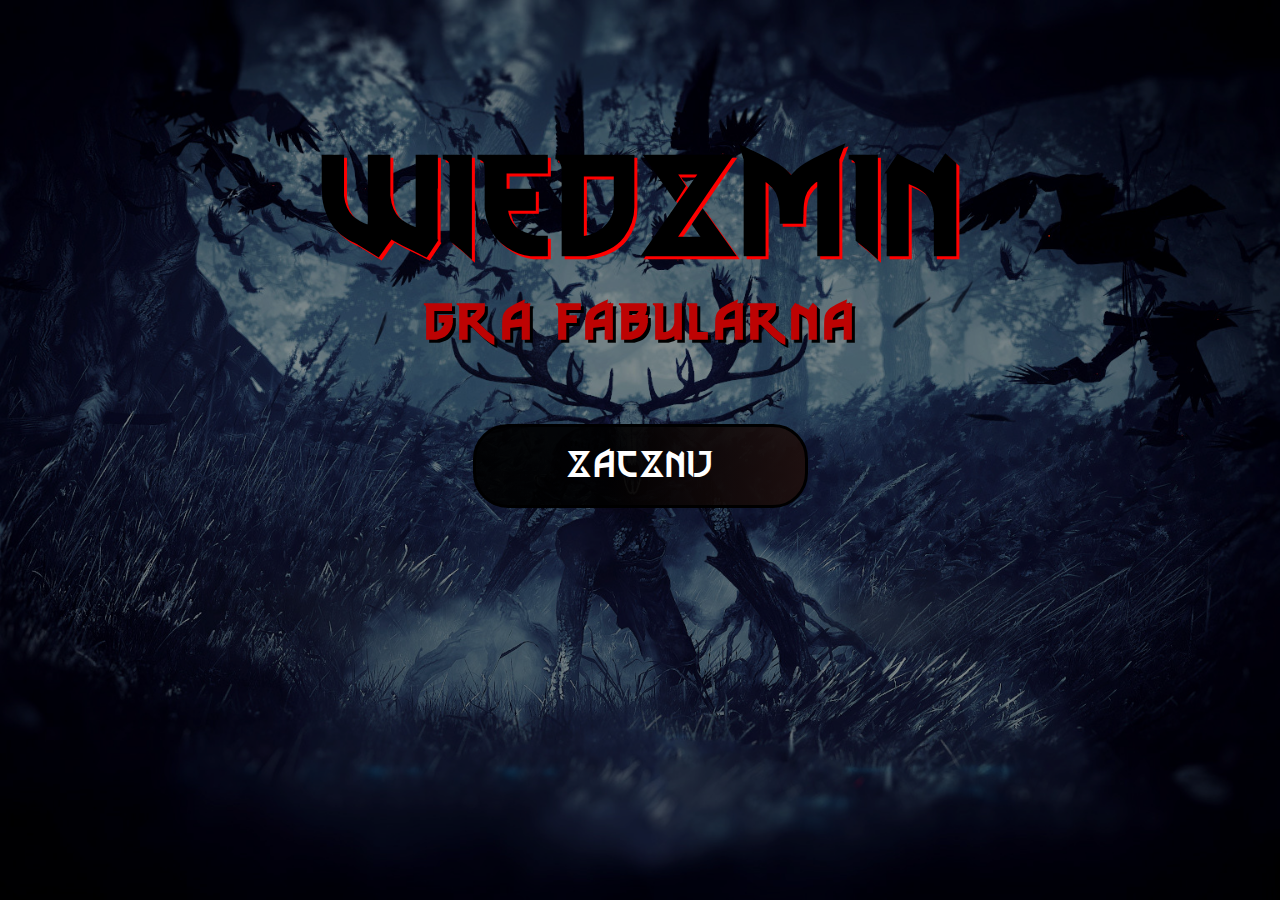
<file: Wiedźmin Gra Fabularna/index.html>
<!DOCTYPE html>
<html lang="en">
<head>
    <meta charset="UTF-8">
    <meta http-equiv="X-UA-Compatible" content="IE=edge">
    <meta name="viewport" content="width=device-width, initial-scale=1.0">
    <link rel="stylesheet" href="./startscreen.css">
    <link rel="shortcut icon" href="./assets/images/general/character.png" type="image/x-icon">
    <link rel="preconnect" href="https://fonts.googleapis.com">
    <link rel="preconnect" href="https://fonts.gstatic.com" crossorigin>
    <link href="https://fonts.googleapis.com/css2?family=Almendra:ital,wght@0,400;0,700;1,400;1,700&display=swap" rel="stylesheet">
    <title>Wiedźmin - Gra Fabularna</title>
</head>
<body>

    <h1>Wiedzmin</h1>
    <h2>Gra Fabularna</h2>
    <a href="./main-menu.html"><button>Zacznij</button></a>

</body>
</html>
</file>
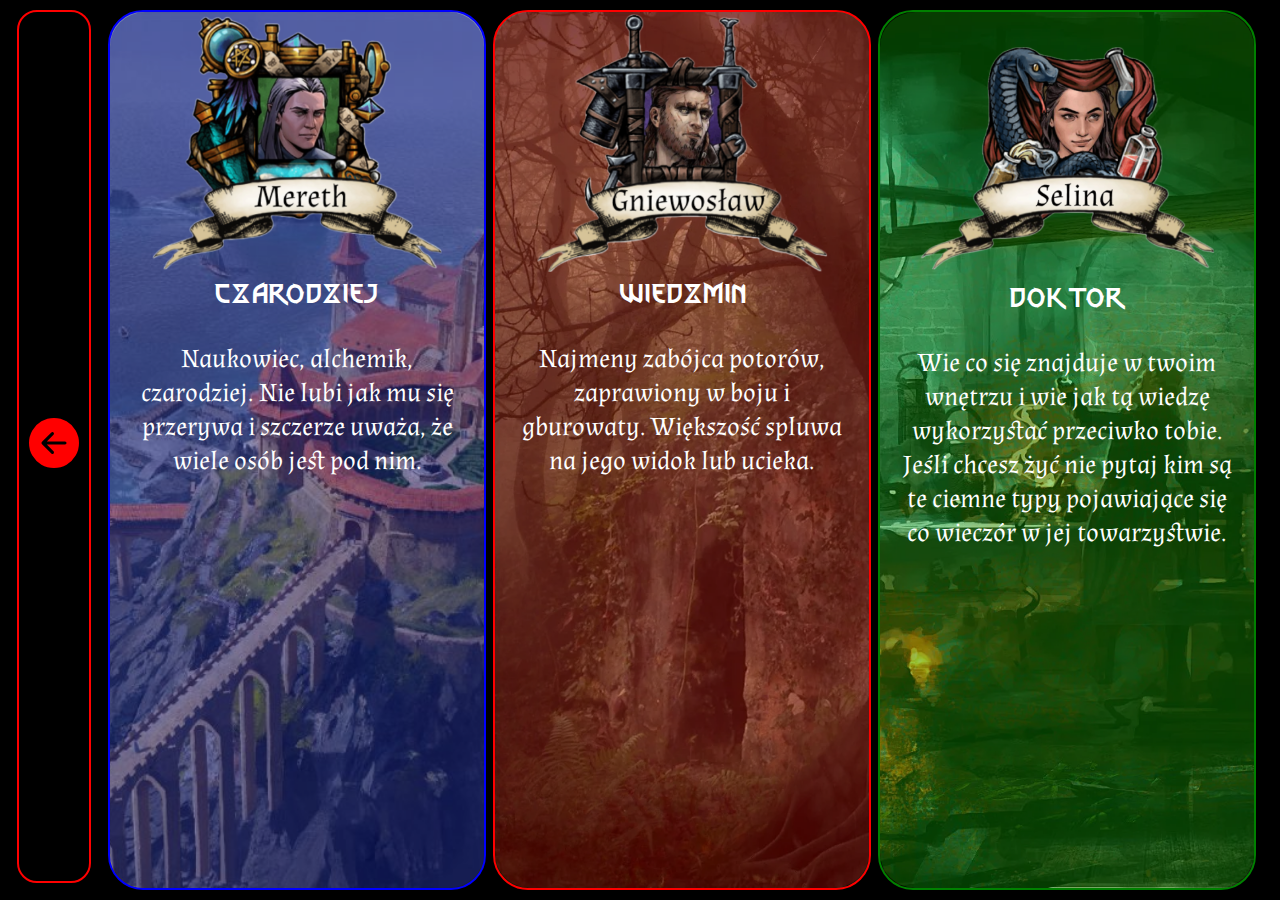
<file: Wiedźmin Gra Fabularna/hero-picker.html>
<!DOCTYPE html>
<html lang="en">
<head>
    <meta charset="UTF-8">
    <meta http-equiv="X-UA-Compatible" content="IE=edge">
    <meta name="viewport" content="width=device-width, initial-scale=1.0">
    <link rel="stylesheet" href="./hero-picker.css">
    <link rel="shortcut icon" href="./assets/images/general/character.png" type="image/x-icon">
    <link rel="preconnect" href="https://fonts.googleapis.com">
    <link rel="stylesheet" href="https://cdn.jsdelivr.net/npm/bootstrap-icons@1.9.1/font/bootstrap-icons.css">
    <link rel="preconnect" href="https://fonts.gstatic.com" crossorigin>
    <link href="https://fonts.googleapis.com/css2?family=Almendra:ital,wght@0,400;0,700;1,400;1,700&display=swap" rel="stylesheet">
    <title>Wiedźmin - Gra Fabularna</title>
</head>
<body>

    <a href="./main-menu.html"><button>
        <i class="bi bi-arrow-left-circle-fill"></i>
    </button></a>

    <div class="card" id="card1">
        <a href="./mereth/mereth-main-src.html">
            <img class="avatar" src="./assets/images/mereth/mereth-avatar.png" alt="Mereth's avatar" srcset="">
            <h2>Czarodziej</h2>
            <p>Naukowiec, alchemik, czarodziej. Nie lubi jak mu się przerywa i szczerze uważa, że wiele osób jest pod nim.</p>
        </a>
    </div>
    
    <div class="card" id="card2">
        <a href="./gniewoslaw/gniewoslaw-main-scr.html">
            <img class="avatar" src="./assets/images/gniewoslaw/gniewoslaw-avatar.png" alt="Gniewoslav's avatar" srcset="">
            <h2>Wiedzmin</h2>
            <p>Najmeny zabójca potorów, zaprawiony w boju i gburowaty. Większość spluwa na jego widok lub ucieka.</p>
        </a>
    </div>

    <div class="card" id="card3">
        <a href="melissa/melissa-main-scr.html">
            <img class="avatar" src="./assets/images/melissa/melissa-avatar.png" alt="Melissa's avatar" srcset="">
            <h2>Doktor</h2>
            <p>Wie co się znajduje w twoim wnętrzu i wie jak tą wiedzę wykorzystać przeciwko tobie. Jeśli chcesz żyć nie pytaj kim są te ciemne typy pojawiające się co wieczór w jej towarzystwie.</p>
        <a>
    </div>
</body>
</html>
</file>
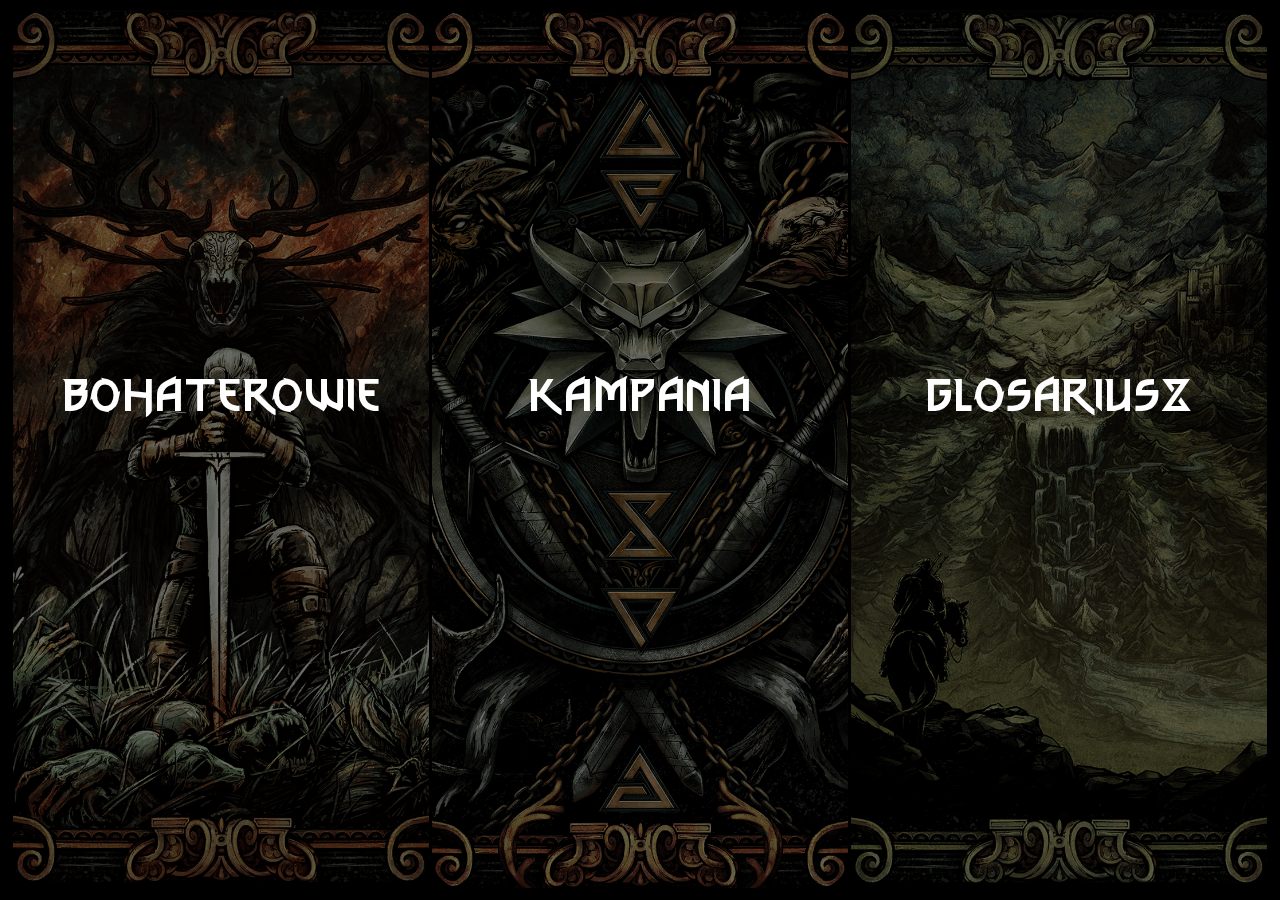
<file: Wiedźmin Gra Fabularna/main-menu.html>
<!DOCTYPE html>
<html lang="en">
<head>
    <meta charset="UTF-8">
    <meta http-equiv="X-UA-Compatible" content="IE=edge">
    <meta name="viewport" content="width=device-width, initial-scale=1.0">
    <link rel="stylesheet" href="./main-menu.css">
    <link rel="shortcut icon" href="./assets/images/general/character.png" type="image/x-icon">
    <link rel="preconnect" href="https://fonts.googleapis.com">
    <link rel="preconnect" href="https://fonts.gstatic.com" crossorigin>
    <link href="https://fonts.googleapis.com/css2?family=Almendra:ital,wght@0,400;0,700;1,400;1,700&display=swap" rel="stylesheet">
    <title>Wiedźmin - Gra Fabularna</title>
</head>
<body>

    <div class="card" id="card1">
        <a href="./hero-picker.html"><p>Bohaterowie</p></a>
    </div>
    
    <div class="card" id="card2">
        <p>Kampania</p>
    </div>

    <div class="card" id="card3">
        <p>Glosariusz</p>
    </div>

</body>
</html>
</file>
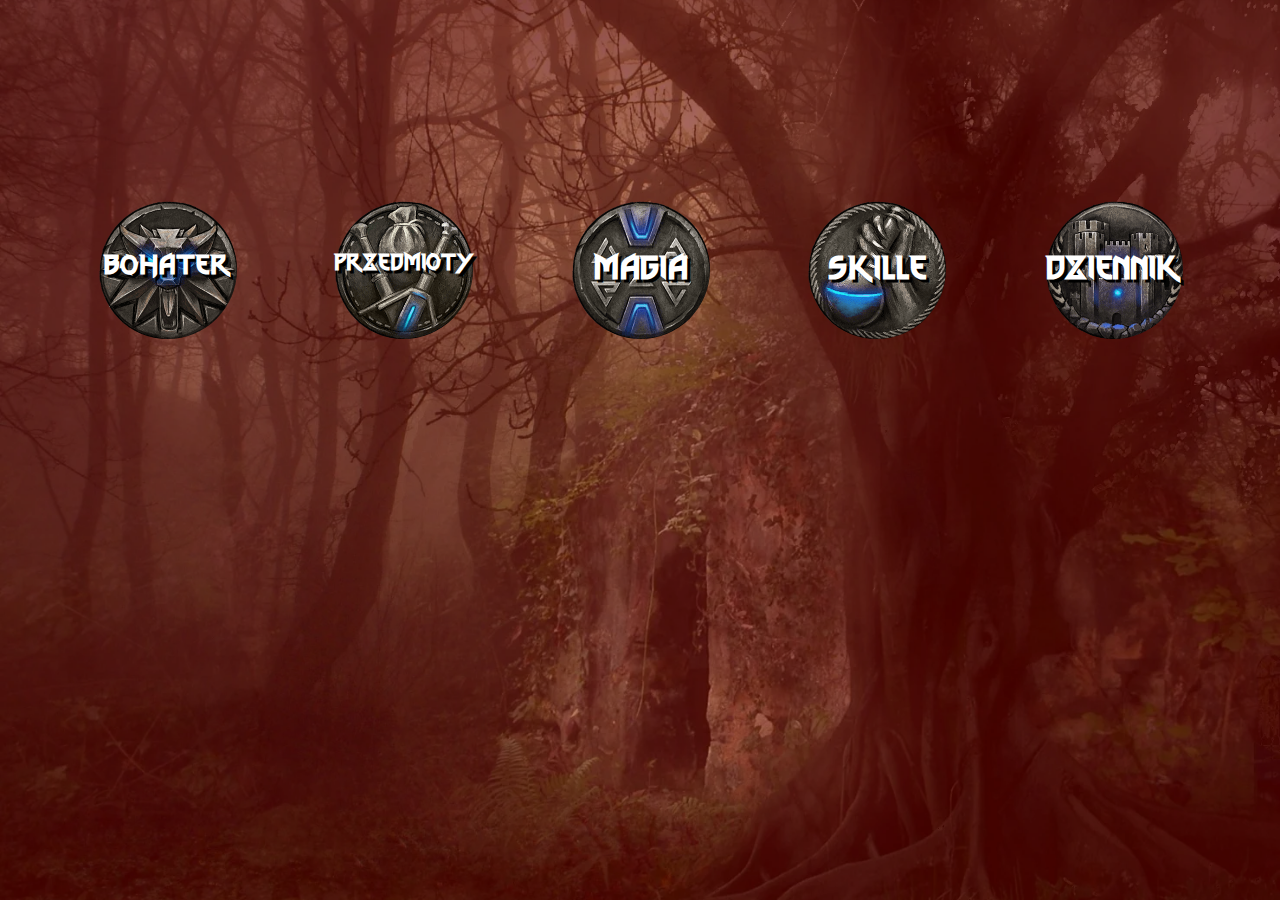
<file: Wiedźmin Gra Fabularna/gniewoslaw/gniewoslaw-main-scr.html>
<!DOCTYPE html>
<html lang="en">
<head>
    <meta charset="UTF-8">
    <meta http-equiv="X-UA-Compatible" content="IE=edge">
    <meta name="viewport" content="width=device-width, initial-scale=1.0">
    <link rel="stylesheet" href="./gniewoslaq-main-scr.css">
    <link rel="shortcut icon" href="../assets/images/general/character.png" type="image/x-icon">
    <link rel="preconnect" href="https://fonts.googleapis.com">
    <link rel="preconnect" href="https://fonts.gstatic.com" crossorigin>
    <link href="https://fonts.googleapis.com/css2?family=Almendra:ital,wght@0,400;0,700;1,400;1,700&display=swap" rel="stylesheet">
    <title>Wiedźmin - Gra Fabularna</title>
</head>
<body>

    <div class="options">
        <a href="./gniewoslaw-sheet.html"><div class="character"><h2>Bohater</h2></div></a>
        <div class="items"><h2>Przedmioty</h2></div>
        <div class="magic"><h2>Magia</h2></div>
        <div class="skills"><h2>Skille</h2></div>
        <div class="journal"><h2>Dziennik</h2></div>
    </div>

</body>
</html>
</file>
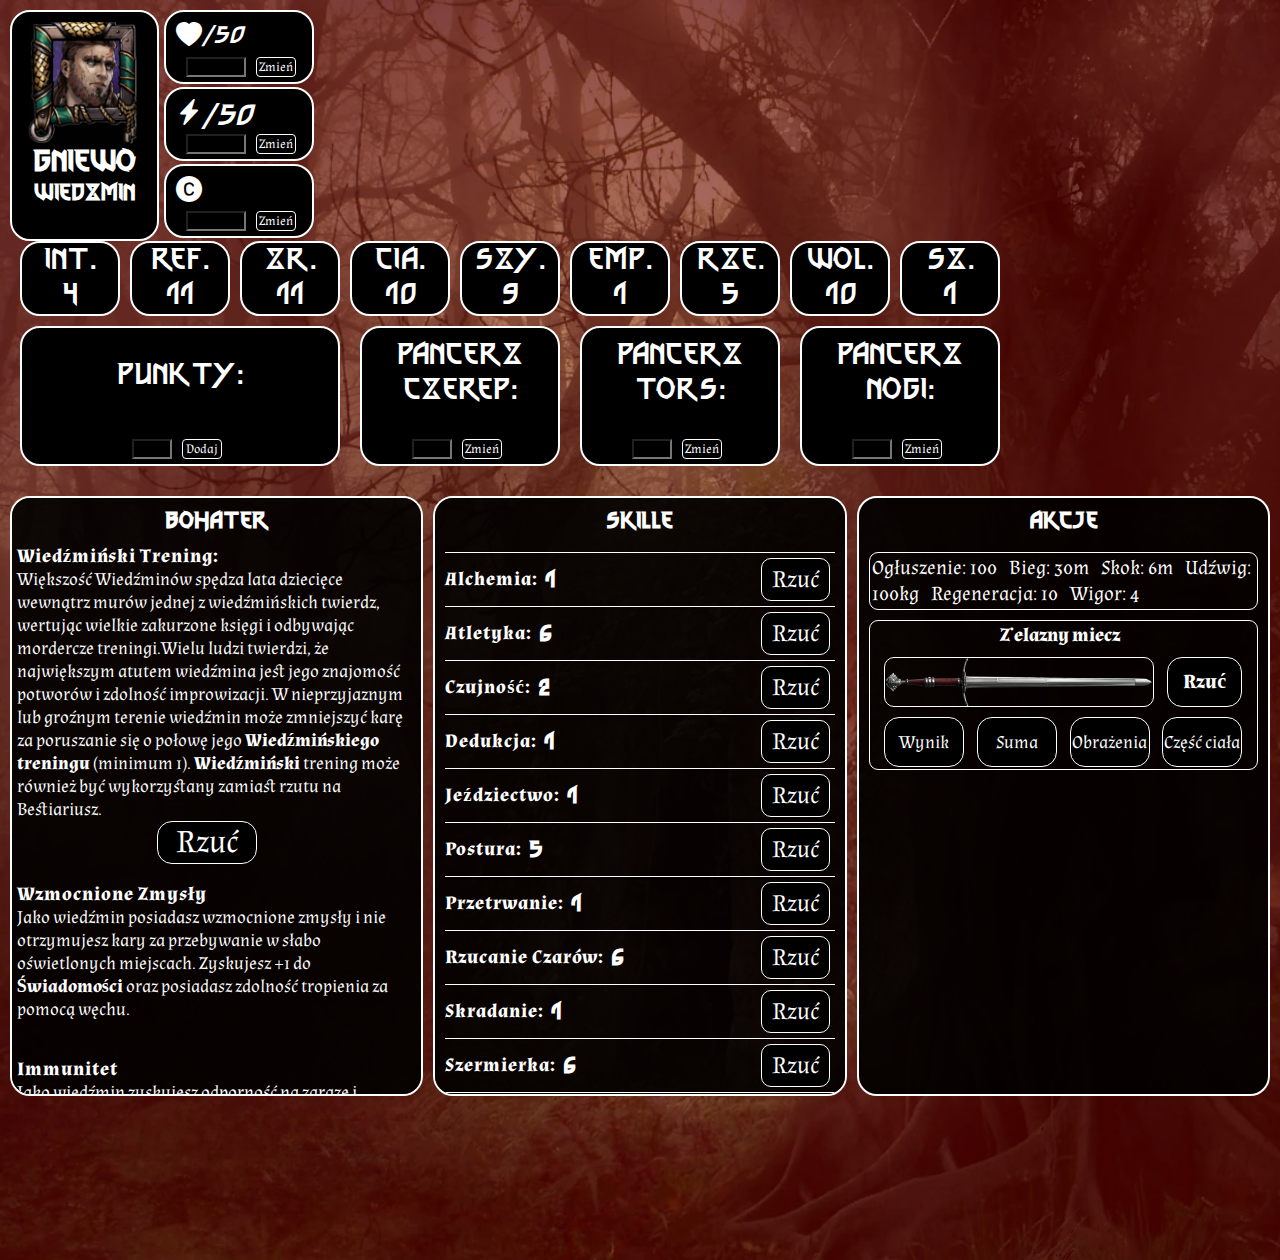
<file: Wiedźmin Gra Fabularna/gniewoslaw/gniewoslaw-sheet.html>
<!DOCTYPE html>
<html lang="en">
<head>
    <meta charset="UTF-8">
    <meta http-equiv="X-UA-Compatible" content="IE=edge">
    <meta name="viewport" content="width=device-width, initial-scale=1.0">
    <link rel="stylesheet" href="https://cdn.jsdelivr.net/npm/bootstrap-icons@1.9.1/font/bootstrap-icons.css">
    <link rel="stylesheet" href="./gniewoslaw-sheet.css">
    <link rel="shortcut icon" href="../assets/images/general/character.png" type="image/x-icon">
    <link rel="preconnect" href="https://fonts.googleapis.com">
    <link rel="preconnect" href="https://fonts.gstatic.com" crossorigin>
    <link href="https://fonts.googleapis.com/css2?family=Almendra:ital,wght@0,400;0,700;1,400;1,700&display=swap" rel="stylesheet">
    <script src="./gniewoslaw-status-eq.js" async type="text/javascript"></script>
    <script src="./atrb-rolls.js" async type="text/javascript"></script>
    <script src="./miecz-atak.js" async type="text/javascript"></script>
    <title>Wiedźmin - Gra Fabularna</title>
</head>
<body>
    <header>

        <div class="avatar">
            <img class="mereth" src="../assets/images/gniewoslaw/gniewoslaw-samll-avatar.png" alt="Gniewoslaw's avatar">
            <h1>Gniewo</h1>
            <h2>Wiedzmin</h2>
        </div>

        <dialog id="roll-outcome-box">
            <img src="../assets/images/general/d10.svg" alt="" srcset="">
            <p>Wynik Rzutu:</p><p id="d10-roll"></p>
            <p>Suma:</p><p id="sum"></p>
            <p id="roll-outcome-box-close">Zamknij</p>
        </dialog>

        <div class="stats">

            <div class="single-stat">

                <i class="bi bi-heart-fill icons">
                <p><p class="textgnh">40</p>/50</p>
                <input class="storagegnh" type="number" min="0" max="10000">
                <button class="buttongnh">Zmień</button>
                </i>

            </div>

            <div class="single-stat">
                <i class="bi bi-lightning-charge-fill icons icon2">
                    <p class="textgnv">40<p>/50</p></p>
                    <input class="storagegnv" type="number" min="0" max="10000">
                    <button class="buttongnv">Zmień</button>
                    <audio src="../assets/audio/vigor.mp3" id="vigor-audio"></audio>
                </i>
            </div>

            <div class="single-stat">
                <i class="bi bi-c-circle-fill icons icon3">
                    <p class="textgnm">300</p>
                    <input class="storagegnm" type="number" min="0" max="10000">
                    <button class="buttongnm">Zmień</button>
                    <audio src="../assets/audio/money.mp3" id="money-audio"></audio>
                </i>
            </div>

        </div>

        <div class="arrr-skill-arm-box">

            <div class="attr">

                <div class="single-attr" id="int-artb">
                    <p>Int.<br/><p id="int"></p></p>
                </div>

                <div class="single-attr" id="ref-artb">
                    <p>Ref.<br/><p id="ref"></p></p>
                </div>

                <div class="single-attr" id="zr-artb">
                    <p>Zr.<br/><p id="zr"></p></p>
                </div>
                
                <div class="single-attr" id="cia-artb">
                    <p>Cia.<br/><p id="cia"></p></p>
                </div>

                <div class="single-attr" id="szy-artb">
                    <p>Szy.<br/><p id="szy"></p></p>
                </div>

                <div class="single-attr" id="emp-artb">
                    <p>Emp.<br/><p id="emp"></p></p>
                </div>

                <div class="single-attr" id="rze-artb">
                    <p>Rze.<br/><p id="rze"></p></p>
                </div>

                <div class="single-attr" id="wol-artb">
                    <p>Wol.<br/><p id="wol"></p></p>
                </div>

                <div class="single-attr" id="szcz-artb">
                    <p>Sz.<br/><p id="sz"></p></p>
                </div>

            </div>

                <div class="upgrade-armour-box">
                    <div class="upgradegnp">
                        <p>Punkty:</p><p class="textgnp">0</p>
                        <input class="storagegnp" type="number" min="0" max="10">
                        <button class="buttongnp">Dodaj</button>
                        <audio src="../assets/audio/level-up.mp3" id="level-up-audio"></audio>
                    </div>
                    <div class="armour">

                        <div class="head">
                           <p>Pancerz czerep:</p><p class="textgng">0</p>
                            <input class="storagegng" type="number" min="0" max="50">
                            <button class="buttongng">Zmień</button>
                            <audio src="../assets/audio/armour.mp3" id="armour-audio"></audio>
                        </div>

                        <div class="torso">
                            <p>Pancerz tors:</p><p class="textgnt">0</p>
                            <input class="storagegnt" type="number" min="0" max="50">
                            <button class="buttongnt">Zmień</button>
                        </div>

                        <div class="legs">
                            <p>Pancerz nogi:</p><p class="textgnn">0</p>
                            <input class="storagegnn" type="number" min="0" max="50">
                            <button class="buttongnn">Zmień</button>
                        </div>

                    </div>
                </div>
        </div>
    </header>

    <main>

        <div id="main-class">

            <h2>Bohater</h2>
            <div class="main-skill">
                <h3>Wiedźmiński Trening: <p class="wi-tr"></p></h3>
                <p class="small-text">
                    Większość Wiedźminów spędza lata dziecięce wewnątrz murów jednej z
                    wiedźmińskich twierdz, wertując wielkie zakurzone księgi i odbywając
                    mordercze treningi.Wielu ludzi twierdzi, że największym atutem
                    wiedźmina jest jego znajomość potworów i zdolność improwizacji.
                    W nieprzyjaznym lub groźnym terenie wiedźmin może zmniejszyć karę
                    za poruszanie się o połowę jego <strong>Wiedźmińskiego treningu</strong> (minimum 1).
                    <strong>Wiedźmiński</strong> trening może również być wykorzystany zamiast rzutu na Bestiariusz.

                </p>

                <p class="roll-btn">Rzuć</p>
                <audio src="../assets/audio/dice-roll.mp3" class="dice-roll-audio"></audio>

                <br/>

                <h3>Wzmocnione Zmysły</h3>
                <p class="small-text">
                    Jako wiedźmin posiadasz wzmocnione zmysły i nie otrzymujesz kary za przebywanie w słabo oświetlonych miejscach.
                    Zyskujesz +1 do <strong>Świadomości</strong>  oraz posiadasz zdolność tropienia za pomocą węchu. 
                </p>

                <br/><br/>

                <h3>Immunitet</h3>
                <p class="small-text">
                    Jako wiedźmin zyskujesz odporność na zarazę i choroby, możesz również korzystać z mutagenów.
                </p>

                <br/><br/>

                <h3>Przytłumione Emocje</h3>
                <p class="small-text">
                    Przez liczne traumy i mutacje, emocje wiedźmina są przytłumione. Jako wiedźmin nie możesz
                    być zastraszony ale masz -4 do <strong>Empatii</strong>. <strong>Empatia</strong> nie może wynosić mniej niż 1.
                </p>

                <br/><br/>

                <h3>Niczym Grom</h3>
                <p class="small-text">
                    Wiedźmiński trening i mutację czynią Cię nadludzko szybkim i zwinnym. Jako wiedźmin
                    zyskujesz +1 do <strong>Refleksu</strong> i <strong>Zręczności</strong> i możesz podnieść te statystyki ponad limit.
                </p>
            </div>
        </div>

        <div id="character-skills">
            <h2>Skille</h2>

            <br/>

            <div class="single-skill skill-start" id="alchgn-skill">

            <div class="statvalue"><h3 class="skill-heading">Alchemia:<h2 id="alchgn"></h2></h3></div>
                <div class="skill-roll-btn">
                    <p class="skill-roll-btn-text">Rzuć</p>
                </div>

            </div>

            <div class="single-skill" id="atlgn-skill">

                <div class="statvalue"><h3 class="skill-heading">Atletyka:<h2 id="atlgn"></h2></h3></div>
                <div class="skill-roll-btn">
                    <p class="skill-roll-btn-text">Rzuć</p>

                </div>

            </div>

            <div class="single-skill" id="czujgn-skill">

                <div class="statvalue"><h3 class="skill-heading">Czujność:<h2 id="czujgn"></h2></h3></div>
                <div class="skill-roll-btn">
                    <p class="skill-roll-btn-text">Rzuć</p>
                </div>

            </div>

            <div class="single-skill" id="dedgn-skill">
                
                <div class="statvalue"><h3 class="skill-heading">Dedukcja:<h2 id="dedgn"></h2></h3></div>
                <div class="skill-roll-btn">
                    <p class="skill-roll-btn-text">Rzuć</p>
                </div>

            </div>

            <div class="single-skill" id="jezgn-skill">

                <div class="statvalue"><h3 class="skill-heading">Jeździectwo:<h2 id="jezgn"></h2></h3></div>
                <div class="skill-roll-btn">
                    <p class="skill-roll-btn-text">Rzuć</p>
                </div>

            </div>

            <div class="single-skill" id="posgn-skill">

                <div class="statvalue"><h3 class="skill-heading">Postura:<h2 id="posgn"></h2></h3></div>
                <div class="skill-roll-btn">
                    <p class="skill-roll-btn-text">Rzuć</p>
                </div>

            </div>

            <div class="single-skill" id="przegn-skill">

                <div class="statvalue"><h3 class="skill-heading">Przetrwanie:<h2 id="przegn"></h2></h3></div>
                <div class="skill-roll-btn">
                    <p class="skill-roll-btn-text">Rzuć</p>
                </div>

            </div>

            <div class="single-skill" id="rzuczagn-skill">

                <div class="statvalue"><h3 class="skill-heading">Rzucanie Czarów:<h2 id="rzuczagn"></h2></h3></div>
                <div class="skill-roll-btn">
                    <p class="skill-roll-btn-text">Rzuć</p>
                </div>

            </div>

            <div class="single-skill" id="skragn-skill">

                <div class="statvalue"><h3 class="skill-heading">Skradanie:<h2 id="skragn"></h2></h3></div>
                <div class="skill-roll-btn">
                    <p class="skill-roll-btn-text">Rzuć</p>
                </div>

            </div>

            <div class="single-skill" id="szergn-skill">

                <div class="statvalue"><h3 class="skill-heading">Szermierka:<h2 id="szergn"></h2></h3></div>
                <div class="skill-roll-btn">
                    <p class="skill-roll-btn-text">Rzuć</p>
                </div>

            </div>

            <div class="single-skill" id="unikgn-skill">

                <div class="statvalue"><h3 class="skill-heading">Unik:<h2 id="unikgn"></h2></h3></div>
                <div class="skill-roll-btn">
                    <p class="skill-roll-btn-text">Rzuć</p>
                </div>

            </div>

            <div class="single-skill" id="zeggn-skill">

                <div class="statvalue"><h3 class="skill-heading">Żegluga:<h2 id="zeggn"></h2></h3></div>
                <div class="skill-roll-btn">
                    <p class="skill-roll-btn-text">Rzuć</p>
                </div>

            </div>

        </div>

        <div id="character-actions">
            <h2>Akcje</h2>
            <br/>
            <div class="stat-derv">
                <span>Ogłuszenie: 100</span>
                <span>Bieg: 30m</span>
                <span>Skok: 6m</span>
                <span>Udźwig: 100kg</span>
                <span>Regeneracja: 10</span>
                <span>Wigor: 4</span>
            </div>

            <div class="miecz">

                <div class="weapon-description">
                    <h3>Żelazny miecz</h3>
                </div>

                <div class="weapon-window">
                    <div class="weapon-img"></div>
                    <button id="roll-miecz">Rzuć</button>
                </div>
    
                <div class="weapon-attack-outcomes">
                    <div class="roll-outcome-miecz"></div>
                    <div class="outcome-miecz"></div>
                    <div class="dmg-miecz"></div>
                    <div class="bdy-part-miecz"></div>
                </div>
        </div>

        </div>

    </main>

</body>
</html>
</file>
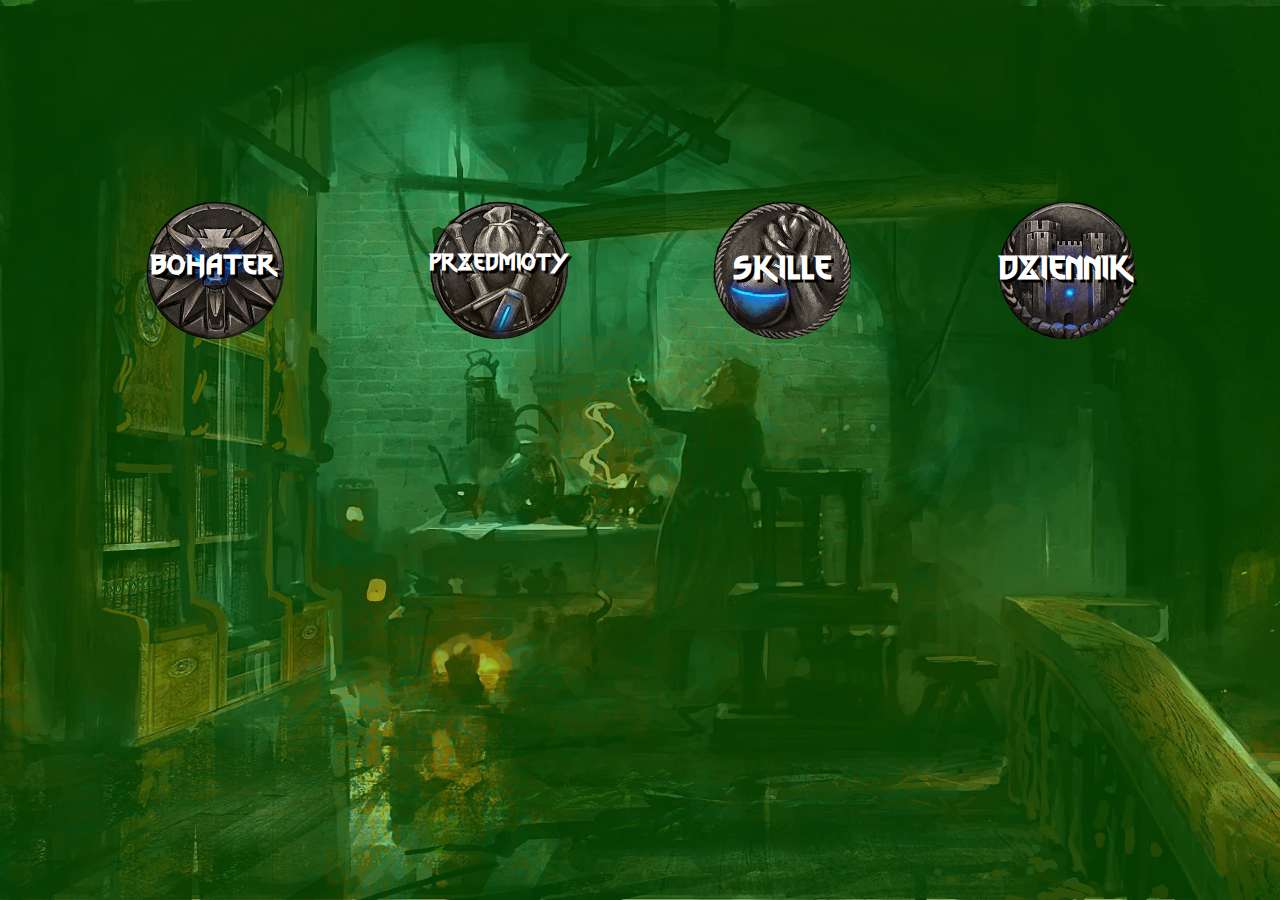
<file: Wiedźmin Gra Fabularna/melissa/melissa-main-scr.html>
<!DOCTYPE html>
<html lang="en">
<head>
    <meta charset="UTF-8">
    <meta http-equiv="X-UA-Compatible" content="IE=edge">
    <meta name="viewport" content="width=device-width, initial-scale=1.0">
    <link rel="stylesheet" href="./melissa-main-scr.css">
    <link rel="shortcut icon" href="../assets/images/general/character.png" type="image/x-icon">
    <link rel="preconnect" href="https://fonts.googleapis.com">
    <link rel="preconnect" href="https://fonts.gstatic.com" crossorigin>
    <link href="https://fonts.googleapis.com/css2?family=Almendra:ital,wght@0,400;0,700;1,400;1,700&display=swap" rel="stylesheet">
    <title>Wiedźmin - Gra Fabularna</title>
</head>
<body>

    <div class="options">
        <a href="./melissa-sheet.html"><div class="character"><h2>Bohater</h2></div></a>
        <div class="items"><h2>Przedmioty</h2></div>
        <div class="skills"><h2>Skille</h2></div>
        <div class="journal"><h2>Dziennik</h2></div>
    </div>

</body>
</html>
</file>
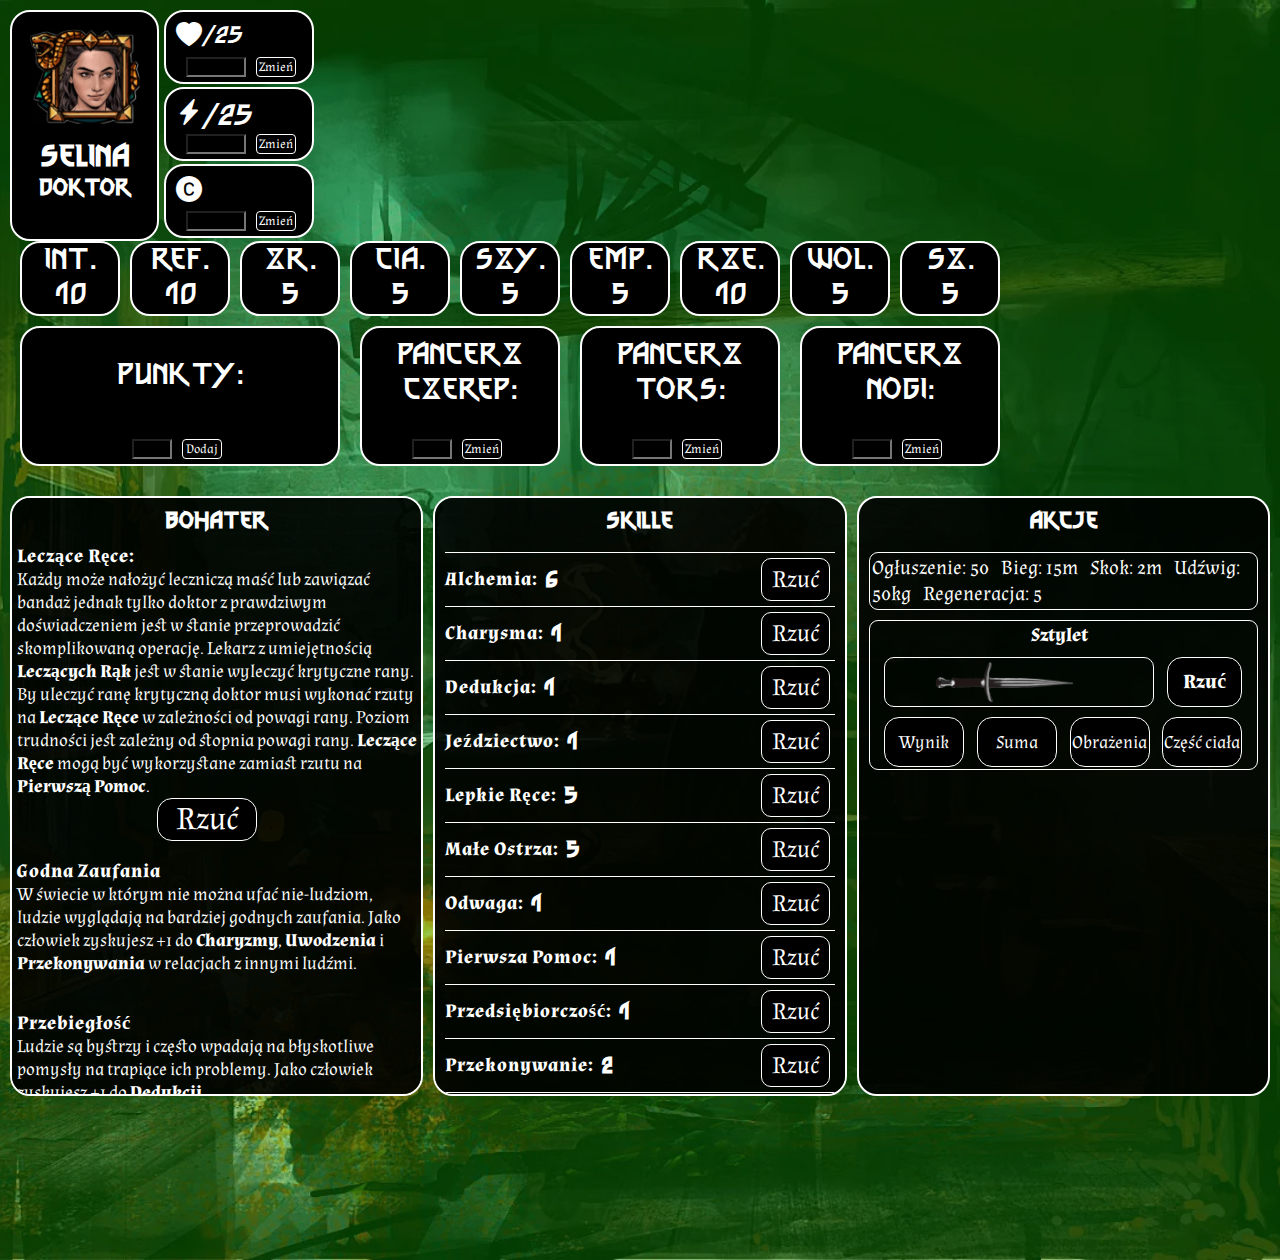
<file: Wiedźmin Gra Fabularna/melissa/melissa-sheet.html>
<!DOCTYPE html>
<html lang="en">
<head>
    <meta charset="UTF-8">
    <meta http-equiv="X-UA-Compatible" content="IE=edge">
    <meta name="viewport" content="width=device-width, initial-scale=1.0">
    <link rel="stylesheet" href="https://cdn.jsdelivr.net/npm/bootstrap-icons@1.9.1/font/bootstrap-icons.css">
    <link rel="stylesheet" href="./melissa-sheet.css">
    <link rel="shortcut icon" href="../assets/images/general/character.png" type="image/x-icon">
    <link rel="preconnect" href="https://fonts.googleapis.com">
    <link rel="preconnect" href="https://fonts.gstatic.com" crossorigin>
    <link href="https://fonts.googleapis.com/css2?family=Almendra:ital,wght@0,400;0,700;1,400;1,700&display=swap" rel="stylesheet">
    <script src="./melissa-status-eq.js" async type="text/javascript"></script>
    <script src="./atrb-rolls.js" async type="text/javascript"></script>
    <script src="./sztylet-atak.js" async type="text/javascript"></script>
    <title>Wiedźmin - Gra Fabularna</title>
</head>
<body>
    <header>

        <div class="avatar">
            <img class="mereth" src="../assets/images/melissa/melissa-small-avatar.png" alt="Selina's avatar">
            <h1>Selina</h1>
            <h2>Doktor</h2>
        </div>

        <dialog id="roll-outcome-box">
            <img src="../assets/images/general/d10.svg" alt="" srcset="">
            <p>Wynik Rzutu:</p><p id="d10-roll"></p>
            <p>Suma:</p><p id="sum"></p>
            <p id="roll-outcome-box-close">Zamknij</p>
        </dialog>

        <div class="stats">

            <div class="single-stat">

                <i class="bi bi-heart-fill icons">
                <p><p class="textseh">25</p>/25</p>
                <input class="storageseh" type="number" min="0" max="10000">
                <button class="buttonseh">Zmień</button>
                </i>

            </div>

            <div class="single-stat">
                <i class="bi bi-lightning-charge-fill icons icon2">
                    <p class="textsev">25<p>/25</p></p>
                    <input class="storagesev" type="number" min="0" max="10000">
                    <button class="buttonsev">Zmień</button>
                    <audio src="../assets/audio/vigor.mp3" id="vigor-audio"></audio>
                </i>
            </div>

            <div class="single-stat">
                <i class="bi bi-c-circle-fill icons icon3">
                    <p class="textsem">300</p>
                    <input class="storagesem" type="number" min="0" max="10000">
                    <button class="buttonsem">Zmień</button>
                    <audio src="../assets/audio/money.mp3" id="money-audio"></audio>
                </i>
            </div>

        </div>

        <div class="arrr-skill-arm-box">

            <div class="attr">

                <div class="single-attr" id="int-artb">
                    <p>Int.<br/><p id="int"></p></p>
                </div>

                <div class="single-attr" id="ref-artb">
                    <p>Ref.<br/><p id="ref"></p></p>
                </div>

                <div class="single-attr" id="zr-artb">
                    <p>Zr.<br/><p id="zr"></p></p>
                </div>
                
                <div class="single-attr" id="cia-artb">
                    <p>Cia.<br/><p id="cia"></p></p>
                </div>

                <div class="single-attr" id="szy-artb">
                    <p>Szy.<br/><p id="szy"></p></p>
                </div>

                <div class="single-attr" id="emp-artb">
                    <p>Emp.<br/><p id="emp"></p></p>
                </div>

                <div class="single-attr" id="rze-artb">
                    <p>Rze.<br/><p id="rze"></p></p>
                </div>

                <div class="single-attr" id="wol-artb">
                    <p>Wol.<br/><p id="wol"></p></p>
                </div>

                <div class="single-attr" id="szcz-artb">
                    <p>Sz.<br/><p id="sz"></p></p>
                </div>

            </div>

                <div class="upgrade-armour-box">
                    <div class="upgradesep">
                        <p>Punkty:</p><p class="textsep">0</p>
                        <input class="storagesep" type="number" min="0" max="10">
                        <button class="buttonsep">Dodaj</button>
                        <audio src="../assets/audio/level-up.mp3" id="level-up-audio"></audio>
                    </div>
                    <div class="armour">

                        <div class="head">
                           <p>Pancerz czerep:</p><p class="textseg">0</p>
                            <input class="storageseg" type="number" min="0" max="50">
                            <button class="buttonseg">Zmień</button>
                            <audio src="../assets/audio/armour.mp3" id="armour-audio"></audio>
                        </div>

                        <div class="torso">
                            <p>Pancerz tors:</p><p class="textset">0</p>
                            <input class="storageset" type="number" min="0" max="50">
                            <button class="buttonset">Zmień</button>
                        </div>

                        <div class="legs">
                            <p>Pancerz nogi:</p><p class="textsen">0</p>
                            <input class="storagesen" type="number" min="0" max="50">
                            <button class="buttonsen">Zmień</button>
                        </div>

                    </div>
                </div>
        </div>
    </header>

    <main>

        <div id="main-class">

            <h2>Bohater</h2>
            <div class="main-skill">
                <h3>Leczące Ręce: <p class="wi-tr"></p></h3>
                <p class="small-text">
                    Każdy może nałożyć leczniczą maść lub zawiązać bandaż jednak tylko doktor z prawdziwym
                    doświadczeniem jest w stanie przeprowadzić skomplikowaną operację. Lekarz z umiejętnością
                    <strong>Leczących Rąk</strong> jest w stanie wyleczyć krytyczne rany. By uleczyć ranę krytyczną doktor musi
                    wykonać rzuty na <strong>Leczące Ręce</strong> w zależności od powagi rany. Poziom trudności jest zależny
                    od stopnia powagi rany. <strong>Leczące Ręce</strong> mogą być wykorzystane zamiast rzutu na <strong>Pierwszą Pomoc</strong>.

                </p>

                <p class="roll-btn">Rzuć</p>
                <audio src="../assets/audio/dice-roll.mp3" class="dice-roll-audio"></audio>

                <br/>

                <h3>Godna Zaufania</h3>
                <p class="small-text">
                    W świecie w którym nie można ufać nie-ludziom, ludzie wyglądają na bardziej godnych zaufania.
                    Jako człowiek zyskujesz +1 do <strong>Charyzmy</strong>, <strong>Uwodzenia</strong> i <strong>Przekonywania</strong> w relacjach z innymi ludźmi.
                </p>

                <br/><br/>

                <h3>Przebiegłość</h3>
                <p class="small-text">
                    Ludzie są bystrzy i często wpadają na błyskotliwe pomysły na trapiące ich problemy.
                    Jako człowiek zyskujesz +1 do <strong>Dedukcji</strong>.
                </p>

                <br/><br/>

                <h3>Uparta Jak Osioł</h3>
                <p class="small-text">
                    Jedną z silnych stron ludzi jest ich wola do parcia naprzód nie ważne co się dzieje,
                    nawet w sytuacjach zagrożenia życia. Jako człowiek możesz przywołać swoją odwagę i
                    przerzucić porażkę na <strong>Zimną Krew</strong> lub <strong>Odwagę</strong> 3 razy na sesję. Wybierasz wyższy rzut
                    jeśli jednak drugi rzut też jest porażką nie możesz przerzucić kolejny raz.
                </p>

            </div>
        </div>

        <div id="character-skills">
            <h2>Skille</h2>

            <br/>

            <div class="single-skill skill-start" id="alchse-skill">

            <div class="statvalue"><h3 class="skill-heading">Alchemia:<h2 id="alchse">6</h2></h3></div>
                <div class="skill-roll-btn">
                    <p class="skill-roll-btn-text">Rzuć</p>
                </div>

            </div>

            <div class="single-skill" id="charse-skill">

                <div class="statvalue"><h3 class="skill-heading">Charysma:<h2 id="charse">1</h2></h3></div>
                <div class="skill-roll-btn">
                    <p class="skill-roll-btn-text">Rzuć</p>

                </div>

            </div>

            <div class="single-skill" id="dedse-skill">

                <div class="statvalue"><h3 class="skill-heading">Dedukcja:<h2 id="dedse">1</h2></h3></div>
                <div class="skill-roll-btn">
                    <p class="skill-roll-btn-text">Rzuć</p>
                </div>

            </div>

            <div class="single-skill" id="jezse-skill">
                
                <div class="statvalue"><h3 class="skill-heading">Jeździectwo:<h2 id="jezse">1</h2></h3></div>
                <div class="skill-roll-btn">
                    <p class="skill-roll-btn-text">Rzuć</p>
                </div>

            </div>

            <div class="single-skill" id="leprese-skill">

                <div class="statvalue"><h3 class="skill-heading">Lepkie Ręce:<h2 id="leprese">5</h2></h3></div>
                <div class="skill-roll-btn">
                    <p class="skill-roll-btn-text">Rzuć</p>
                </div>

            </div>

            <div class="single-skill" id="malosse-skill">

                <div class="statvalue"><h3 class="skill-heading">Małe Ostrza:<h2 id="malosse">5</h2></h3></div>
                <div class="skill-roll-btn">
                    <p class="skill-roll-btn-text">Rzuć</p>
                </div>

            </div>

            <div class="single-skill" id="odwase-skill">

                <div class="statvalue"><h3 class="skill-heading">Odwaga:<h2 id="odwase">1</h2></h3></div>
                <div class="skill-roll-btn">
                    <p class="skill-roll-btn-text">Rzuć</p>
                </div>

            </div>

            <div class="single-skill" id="pierpose-skill">

                <div class="statvalue"><h3 class="skill-heading">Pierwsza Pomoc:<h2 id="pierpose">1</h2></h3></div>
                <div class="skill-roll-btn">
                    <p class="skill-roll-btn-text">Rzuć</p>
                </div>

            </div>

            <div class="single-skill" id="przedse-skill">

                <div class="statvalue"><h3 class="skill-heading">Przedsiębiorczość:<h2 id="przedse">1</h2></h3></div>
                <div class="skill-roll-btn">
                    <p class="skill-roll-btn-text">Rzuć</p>
                </div>

            </div>

            <div class="single-skill" id="przekose-skill">

                <div class="statvalue"><h3 class="skill-heading">Przekonywanie:<h2 id="przekose">2</h2></h3></div>
                <div class="skill-roll-btn">
                    <p class="skill-roll-btn-text">Rzuć</p>
                </div>

            </div>

            <div class="single-skill" id="przese-skill">

                <div class="statvalue"><h3 class="skill-heading">Przetrwanie:<h2 id="przese">2</h2></h3></div>
                <div class="skill-roll-btn">
                    <p class="skill-roll-btn-text">Rzuć</p>
                </div>

            </div>

            <div class="single-skill" id="unikse-skill">

                <div class="statvalue"><h3 class="skill-heading">Unik:<h2 id="unikse">0</h2></h3></div>
                <div class="skill-roll-btn">
                    <p class="skill-roll-btn-text">Rzuć</p>
                </div>

            </div>

            <div class="single-skill" id="savivese-skill">

                <div class="statvalue"><h3 class="skill-heading">Savoir Vivre:<h2 id="savivese">1</h2></h3></div>
                <div class="skill-roll-btn">
                    <p class="skill-roll-btn-text">Rzuć</p>
                </div>

            </div>

            <div class="single-skill" id="wykszse-skill">

                <div class="statvalue"><h3 class="skill-heading">Wykształcenie:<h2 id="wykszse">5</h2></h3></div>
                <div class="skill-roll-btn">
                    <p class="skill-roll-btn-text">Rzuć</p>
                </div>

            </div>

            <div class="single-skill" id="zimkrese-skill">

                <div class="statvalue"><h3 class="skill-heading">Zimna Krew:<h2 id="zimkrese">1</h2></h3></div>
                <div class="skill-roll-btn">
                    <p class="skill-roll-btn-text">Rzuć</p>
                </div>

            </div>

            <div class="single-skill" id="zroemose-skill">

                <div class="statvalue"><h3 class="skill-heading">Zrozumienie Emocji:<h2 id="zroemose">1</h2></h3></div>
                <div class="skill-roll-btn">
                    <p class="skill-roll-btn-text">Rzuć</p>
                </div>

            </div>

            <div class="single-skill" id="jezwspse-skill">

                <div class="statvalue"><h3 class="skill-heading">Język Wspólny:<h2 id="jezwspse">1</h2></h3></div>
                <div class="skill-roll-btn">
                    <p class="skill-roll-btn-text">Rzuć</p>
                </div>

            </div>

            <div class="single-skill" id="mowstase-skill">

                <div class="statvalue"><h3 class="skill-heading">Mowa Starsza:<h2 id="mowstase">1</h2></h3></div>
                <div class="skill-roll-btn">
                    <p class="skill-roll-btn-text">Rzuć</p>
                </div>

            </div>

            <div class="single-skill" id="jezkrase-skill">

                <div class="statvalue"><h3 class="skill-heading">Język Krasnoludzki:<h2 id="jezkrase">1</h2></h3></div>
                <div class="skill-roll-btn">
                    <p class="skill-roll-btn-text">Rzuć</p>
                </div>

            </div>

        </div>

        <div id="character-actions">
            <h2>Akcje</h2>
            <br/>
            <div class="stat-derv">
                <span>Ogłuszenie: 50</span>
                <span>Bieg: 15m</span>
                <span>Skok: 2m</span>
                <span>Udźwig: 50kg</span>
                <span>Regeneracja: 5</span>
            </div>

            <div class="sztylet">

                <div class="weapon-description">
                    <h3>Sztylet</h3>
                </div>

                <div class="weapon-window">
                    <div class="weapon-img"></div>
                    <button id="roll-sztylet">Rzuć</button>
                </div>
    
                <div class="weapon-attack-outcomes">
                    <div class="roll-outcome-sztylet"></div>
                    <div class="outcome-sztylet"></div>
                    <div class="dmg-sztylet"></div>
                    <div class="bdy-part-sztylet"></div>
                </div>
        </div>

        </div>

    </main>

</body>
</html>
</file>
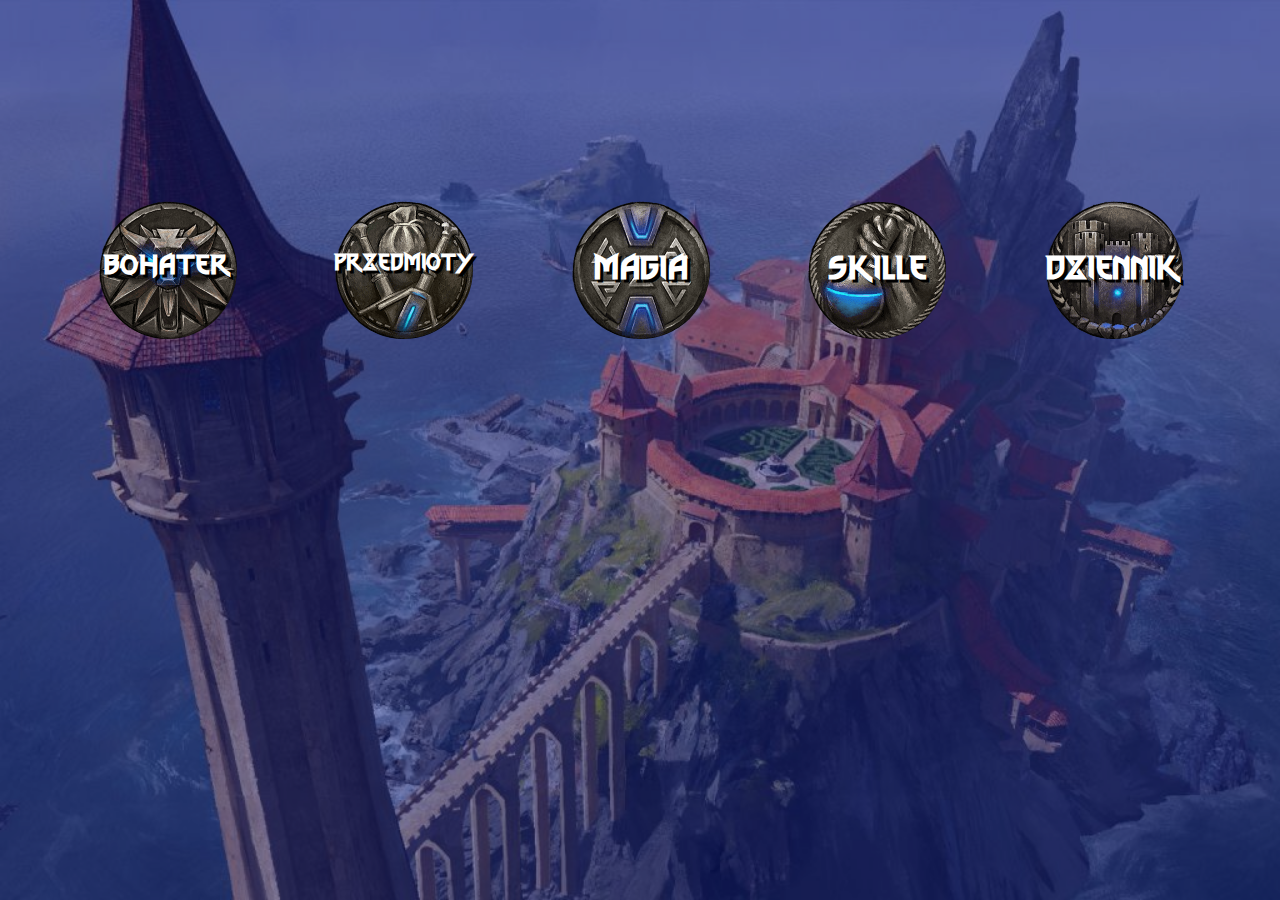
<file: Wiedźmin Gra Fabularna/mereth/mereth-main-src.html>
<!DOCTYPE html>
<html lang="en">
<head>
    <meta charset="UTF-8">
    <meta http-equiv="X-UA-Compatible" content="IE=edge">
    <meta name="viewport" content="width=device-width, initial-scale=1.0">
    <link rel="stylesheet" href="./mereth-main-src.css">
    <link rel="shortcut icon" href="../assets/images/general/character.png" type="image/x-icon">
    <link rel="preconnect" href="https://fonts.googleapis.com">
    <link rel="preconnect" href="https://fonts.gstatic.com" crossorigin>
    <link href="https://fonts.googleapis.com/css2?family=Almendra:ital,wght@0,400;0,700;1,400;1,700&display=swap" rel="stylesheet">
    <title>Wiedźmin - Gra Fabularna</title>
</head>
<body>

    <div class="options">
        <a href="./mereth-sheet.html"><div class="character"><h2>Bohater</h2></div></a>
        <div class="items"><h2>Przedmioty</h2></div>
        <div class="magic"><h2>Magia</h2></div>
        <div class="skills"><h2>Skille</h2></div>
        <div class="journal"><h2>Dziennik</h2></div>
    </div>

</body>
</html>
</file>
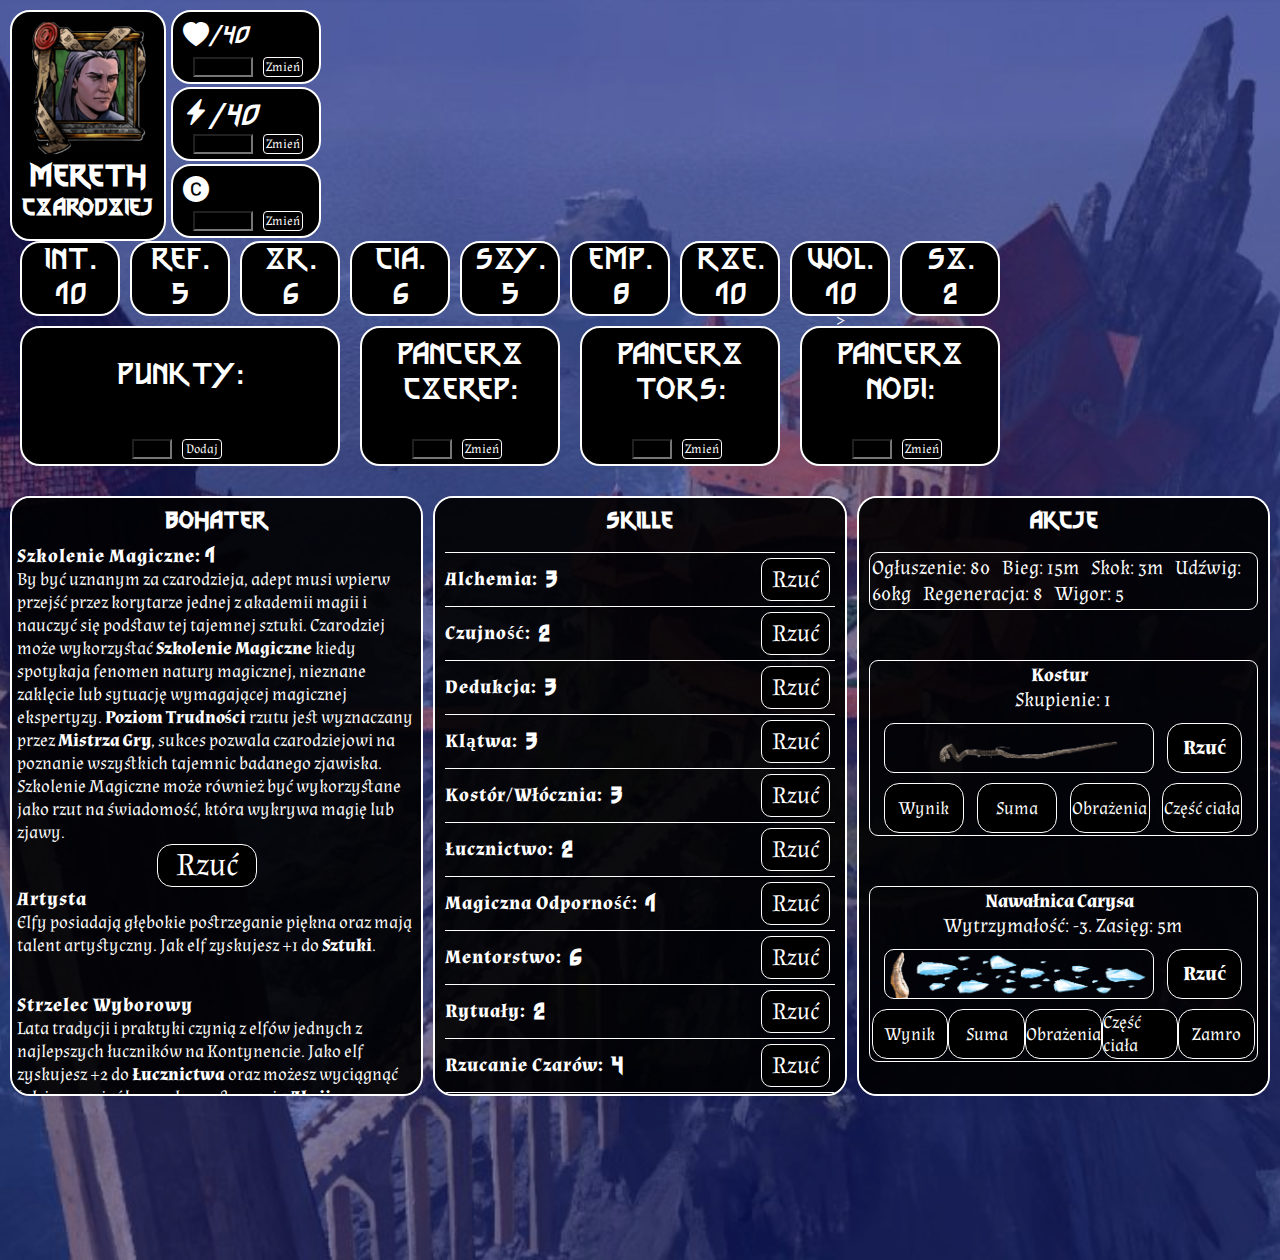
<file: Wiedźmin Gra Fabularna/mereth/mereth-sheet.html>
<!DOCTYPE html>
<html lang="en">
<head>
    <meta charset="UTF-8">
    <meta http-equiv="X-UA-Compatible" content="IE=edge">
    <meta name="viewport" content="width=device-width, initial-scale=1.0">
    <link rel="stylesheet" href="https://cdn.jsdelivr.net/npm/bootstrap-icons@1.9.1/font/bootstrap-icons.css">
    <link rel="stylesheet" href="./mereth-sheet.css">
    <link rel="shortcut icon" href="../assets/images/general/character.png" type="image/x-icon">
    <link rel="preconnect" href="https://fonts.googleapis.com">
    <link rel="preconnect" href="https://fonts.gstatic.com" crossorigin>
    <link href="https://fonts.googleapis.com/css2?family=Almendra:ital,wght@0,400;0,700;1,400;1,700&display=swap" rel="stylesheet">
    <script src="./mereth-status-eq.js" async type="text/javascript"></script>
    <script src="./atrb-rolls.js" async type="text/javascript"></script>
    <script src="./kostur-atak.js" async> type="text/javascript"</script>
    <script src="./caryshail-atak.js" async type="text/javascript"></script>
    <script src="./cadfansgrasp-atak.js" async type="text/javascript"></script>
    <title>Wiedźmin - Gra Fabularna</title>
</head>
<body>
    <header>

        <div class="avatar">
            <img class="mereth" src="../assets/images/mereth/mereth-small-avatar.png" alt="Mereth's avatar">
            <h1>Mereth</h1>
            <h2>Czarodziej</h2>
        </div>

        <dialog id="roll-outcome-box">
            <img src="../assets/images/general/d10.svg" alt="" srcset="">
            <p>Wynik Rzutu:</p><p id="d10-roll"></p>
            <p>Suma:</p><p id="sum"></p>
            <p id="roll-outcome-box-close">Zamknij</p>
        </dialog>

        <div class="stats">

            <div class="single-stat">

                <i class="bi bi-heart-fill icons">
                <p><p class="text">40</p>/40</p>
                <input class="storage" type="number" min="0" max="10000">
                <button class="button">Zmień</button>
                </i>

            </div>

            <div class="single-stat">
                <i class="bi bi-lightning-charge-fill icons icon2">
                    <p class="textv">40<p>/40</p></p>
                    <input class="storagev" type="number" min="0" max="10000">
                    <button class="buttonv">Zmień</button>
                    <audio src="../assets/audio/vigor.mp3" id="vigor-audio"></audio>
                </i>
            </div>

            <div class="single-stat">
                <i class="bi bi-c-circle-fill icons icon3">
                    <p class="textm">300</p>
                    <input class="storagem" type="number" min="0" max="10000">
                    <button class="buttonm">Zmień</button>
                    <audio src="../assets/audio/money.mp3" id="money-audio"></audio>
                </i>
            </div>

        </div>

        <div class="arrr-skill-arm-box">

            <div class="attr">

                <div class="single-attr" id="int-artb">
                    <p>Int.<br/><p id="int"></p></p>
                </div>

                <div class="single-attr" id="ref-artb">
                    <p>Ref.<br/><p id="ref"></p></p>
                </div>

                <div class="single-attr" id="zr-artb">
                    <p>Zr.<br/><p id="zr"></p></p>
                </div>
                
                <div class="single-attr" id="cia-artb">
                    <p>Cia.<br/><p id="cia"></p></p>
                </div>

                <div class="single-attr" id="szy-artb">
                    <p>Szy.<br/><p id="szy"></p></p>
                </div>

                <div class="single-attr" id="emp-artb">
                    <p>Emp.<br/><p id="emp"></p></p>
                </div>

                <div class="single-attr" id="rze-artb">
                    <p>Rze.<br/><p id="rze"></p></p>
                </div>

                <div class="single-attr" id="wol-artb">
                    <p>Wol.<br/><p id="wol"></p></p>>
                </div>

                <div class="single-attr" id="szcz-artb">
                    <p>Sz.<br/><p id="sz"></p></p>
                </div>

            </div>

                <div class="upgrade-armour-box">
                    <div class="upgrade">
                        <p>Punkty:</p><p class="textp">0</p>
                        <input class="storagep" type="number" min="0" max="10">
                        <button class="buttonp">Dodaj</button>
                        <audio src="../assets/audio/level-up.mp3" id="level-up-audio"></audio>
                    </div>
                    <div class="armour">

                        <div class="head">
                           <p>Pancerz czerep:</p><p class="textg">0</p>
                            <input class="storageg" type="number" min="0" max="50">
                            <button class="buttong">Zmień</button>
                            <audio src="../assets/audio/armour.mp3" id="armour-audio"></audio>
                        </div>

                        <div class="torso">
                            <p>Pancerz tors:</p><p class="textt">0</p>
                            <input class="storaget" type="number" min="0" max="50">
                            <button class="buttont">Zmień</button>
                        </div>

                        <div class="legs">
                            <p>Pancerz nogi:</p><p class="textn">0</p>
                            <input class="storagen" type="number" min="0" max="50">
                            <button class="buttonn">Zmień</button>
                        </div>

                    </div>
                </div>
        </div>
    </header>

    <main>

        <div id="main-class">

            <h2>Bohater</h2>
            <div class="main-skill">
                <h3>Szkolenie Magiczne: <p class="mgc-tr"></p></h3>
                <p class="small-text">
                    By być uznanym za czarodzieja, adept musi wpierw przejść przez korytarze jednej z akademii magii
                    i nauczyć się podstaw tej tajemnej sztuki. Czarodziej może wykorzystać 
                    <strong>Szkolenie Magiczne</strong> kiedy spotykaja fenomen natury magicznej, nieznane zaklęcie lub sytuację
                    wymagającej magicznej ekspertyzy. <strong>Poziom Trudności</strong> rzutu jest wyznaczany przez <strong>Mistrza Gry</strong>, sukces pozwala 
                    czarodziejowi na poznanie wszystkich tajemnic badanego zjawiska. Szkolenie Magiczne może również być
                    wykorzystane jako rzut na świadomość, która wykrywa magię lub zjawy.
                </p>

                <p class="roll-btn">Rzuć</p>
                <audio src="../assets/audio/dice-roll.mp3" class="dice-roll-audio"></audio>

                <h3>Artysta</h3>
                <p class="small-text">
                    Elfy posiadają głębokie postrzeganie piękna oraz mają talent artystyczny. Jak elf zyskujesz +1 do <strong>Sztuki</strong>.
                </p>

                <br/><br/>

                <h3>Strzelec Wyborowy</h3>
                <p class="small-text">
                    Lata tradycji i praktyki czynią z elfów jednych z najlepszych łuczników na Kontynencie. Jako elf zyskujesz +2 do <strong>Łucznictwa</strong>
                    oraz możesz wyciągnąć łuk i go napiąć bez wykorzystywania <strong>Akcji</strong>.
                </p>

                <br/><br/>

                <h3>Dostrojenie z Naturą</h3>
                <p class="small-text">
                    Elfy posiadają głęboką więź z przyrodą. Nie niepokoją zwierząt przez co same nie będą agresywne chyba, że zostaną do tego sprowokowane.
                    Elfy potrafią szybko znaleźć powszechnie występującą roślinę której szukają jeśli dana roślina rośnie w pobliżu.
                </p>
            </div>
        </div>

        <div id="character-skills">
            <h2>Skille</h2>

            <br/>

            <div class="single-skill skill-start" id="alch-skill">

            <div class="statvalue"><h3 class="skill-heading">Alchemia:<h2 id="alch"></h2></h3></div>
                <div class="skill-roll-btn">
                    <p class="skill-roll-btn-text">Rzuć</p>
                </div>

            </div>

            <div class="single-skill" id="czuj-skill">

                <div class="statvalue"><h3 class="skill-heading">Czujność:<h2 id="czuj"></h2></h3></div>
                <div class="skill-roll-btn">
                    <p class="skill-roll-btn-text">Rzuć</p>

                </div>

            </div>

            <div class="single-skill" id="ded-skill">

                <div class="statvalue"><h3 class="skill-heading">Dedukcja:<h2 id="ded"></h2></h3></div>
                <div class="skill-roll-btn">
                    <p class="skill-roll-btn-text">Rzuć</p>
                </div>

            </div>

            <div class="single-skill" id="klon-skill">
                
                <div class="statvalue"><h3 class="skill-heading">Klątwa:<h2 id="klon"></h2></h3></div>
                <div class="skill-roll-btn">
                    <p class="skill-roll-btn-text">Rzuć</p>
                </div>

            </div>

            <div class="single-skill" id="koswl-skill">

                <div class="statvalue"><h3 class="skill-heading">Kostór/Włócznia:<h2 id="koswl"></h2></h3></div>
                <div class="skill-roll-btn">
                    <p class="skill-roll-btn-text">Rzuć</p>
                </div>

            </div>

            <div class="single-skill" id="lucz-skill">

                <div class="statvalue"><h3 class="skill-heading">Łucznictwo:<h2 id="lucz"></h2></h3></div>
                <div class="skill-roll-btn">
                    <p class="skill-roll-btn-text">Rzuć</p>
                </div>

            </div>

            <div class="single-skill" id="magodp-skill">

                <div class="statvalue"><h3 class="skill-heading">Magiczna Odporność:<h2 id="magodp"></h2></h3></div>
                <div class="skill-roll-btn">
                    <p class="skill-roll-btn-text">Rzuć</p>
                </div>

            </div>

            <div class="single-skill" id="ment-skill">

                <div class="statvalue"><h3 class="skill-heading">Mentorstwo:<h2 id="ment"></h2></h3></div>
                <div class="skill-roll-btn">
                    <p class="skill-roll-btn-text">Rzuć</p>
                </div>

            </div>

            <div class="single-skill" id="ryt-skill">

                <div class="statvalue"><h3 class="skill-heading">Rytuały:<h2 id="ryt"></h2></h3></div>
                <div class="skill-roll-btn">
                    <p class="skill-roll-btn-text">Rzuć</p>
                </div>

            </div>

            <div class="single-skill" id="rzucza-skill">

                <div class="statvalue"><h3 class="skill-heading">Rzucanie Czarów:<h2 id="rzucza"></h2></h3></div>
                <div class="skill-roll-btn">
                    <p class="skill-roll-btn-text">Rzuć</p>
                </div>

            </div>

            <div class="single-skill" id="savvive-skill">

                <div class="statvalue"><h3 class="skill-heading">Savoir Vivre:<h2 id="savvive"></h2></h3></div>
                <div class="skill-roll-btn">
                    <p class="skill-roll-btn-text">Rzuć</p>
                </div>

            </div>

            <div class="single-skill" id="styl-skill">

                <div class="statvalue"><h3 class="skill-heading">Styl:<h2 id="styl"></h2></h3></div>
                <div class="skill-roll-btn">
                    <p class="skill-roll-btn-text">Rzuć</p>
                </div>

            </div>

            <div class="single-skill" id="sztu-skill">

                <div class="statvalue"><h3 class="skill-heading">Sztuka:<h2 id="sztu"></h2></h3></div>
                <div class="skill-roll-btn">
                    <p class="skill-roll-btn-text">Rzuć</p>
                </div>

            </div>

            <div class="single-skill" id="sciem-skill">

                <div class="statvalue"><h3 class="skill-heading">Ściema:<h2 id="sciem"></h2></h3></div>
                <div class="skill-roll-btn">
                    <p class="skill-roll-btn-text">Rzuć</p>
                </div>

            </div>

            <div class="single-skill" id="takty-skill">

                <div class="statvalue"><h3 class="skill-heading">Taktyka:<h2 id="takty"></h2></h3></div>
                <div class="skill-roll-btn">
                    <p class="skill-roll-btn-text">Rzuć</p>
                </div>

            </div>
            
            <div class="single-skill" id="uwo-skill">

                <div class="statvalue"><h3 class="skill-heading">Uwodzenie:<h2 id="uwo"></h2></h3></div>
                <div class="skill-roll-btn">
                    <p class="skill-roll-btn-text">Rzuć</p>
                </div>

            </div>

            <div class="single-skill" id="wyksz-skill">

                <div class="statvalue"><h3 class="skill-heading">Wykształcenie:<h2 id="wyksz"></h2></h3></div>
                <div class="skill-roll-btn">
                    <p class="skill-roll-btn-text">Rzuć</p>
                </div>

            </div>

            <div class="single-skill" id="zroemo-skill">
                
                <div class="statvalue"><h3 class="skill-heading">Zrozumienie Emocji:<h2 id="zroemo"></h2></h3></div>
                <div class="skill-roll-btn">
                    <p class="skill-roll-btn-text">Rzuć</p>
                </div>

            </div>

            <div class="single-skill" id="unik-skill">
                
                <div class="statvalue"><h3 class="skill-heading">Unik:<h2 id="unik"></h2></h3></div>
                <div class="skill-roll-btn">
                    <p class="skill-roll-btn-text">Rzuć</p>
                </div>

            </div>
        </div>

        <div id="character-actions">
            <h2>Akcje</h2>
            <br/>
            <div class="stat-derv">
                <span>Ogłuszenie: 80</span>
                <span>Bieg: 15m</span>
                <span>Skok: 3m</span>
                <span>Udźwig: 60kg</span>
                <span>Regeneracja: 8</span>
                <span>Wigor: 5</span>
            </div>

            <div class="kostur">

                <div class="weapon-description">
                    <h3>Kostur</h3>
                    <p class="small-text">Skupienie: 1</p>
                </div>

                <div class="weapon-window">
                    <div class="weapon-img"></div>
                    <button id="roll-kostur">Rzuć</button>
                </div>

                <div class="weapon-attack-outcomes">
                    <div class="roll-outcome-kostur"></div>
                    <div class="outcome-kostur"></div>
                    <div class="dmg-kostur"></div>
                    <div class="bdy-part-kostur"></div>
                </div>
            </div>

            <div class="caryshail">

                <div class="weapon-description">
                    <h3>Nawałnica Carysa</h3>
                    <p class="small-text">Wytrzymałość: -3. Zasięg: 5m</p>
                </div>

                <div class="weapon-window">
                    <div class="weapon-img-caryshail"></div>
                    <button id="roll-caryshail">Rzuć</button>
                </div>

                <div class="weapon-attack-outcomes">
                    <div class="roll-outcome-caryshail"></div>
                    <div class="outcome-caryshail"></div>
                    <div class="dmg-caryshail"></div>
                    <div class="bdy-part-caryshail"></div>
                    <div class="freeze-chance"></div>
                </div>
            </div>

            <div class="catfangrasp">

                <div class="weapon-description">
                    <h3>Pochwycenie Cadfana</h3>
                    <p class="small-text">Wytrzymałość: -4. Zasięg: 8m</p>
                </div>

                <div class="weapon-window">
                    <div class="weapon-img-catfangrasp"></div>
                    <button id="roll-catfangrasp">Rzuć</button>
                </div>

                <div class="weapon-attack-outcomes">
                    <div class="dmg-catfangrasp"></div>
                    <div class="ignite-chance"></div>
                    <div class="turn-duration"></div>
                </div>
            </div>
        </div>

    </main>

</body>
</html>
</file>
<file: Wiedźmin Gra Fabularna/startscreen.css>
@font-face {
    font-family: 'Witcher';
    src: url(./assets/fonts/Thewitcher-jnOj.ttf);
}

*{
    margin: 0;
    padding: 0;
    box-sizing: border-box;
    font-family: 'Witcher', 'Almendra', serif;
}

body{
    font-family: 'Witcher';
    background-image: url(./assets/images/general/bg-image-startscreen.jpg);
    background-size: cover;
    background-position: center;
    background-repeat: no-repeat;
    height: 100vh;
    width: auto;
    text-align: center;
    position: relative;
}

body > * {
    position: relative;
    z-index: 2;
}

body::after{
    content: '';
    position: absolute;
    left: 0;
    top: 0;
    width: 100%;
    height: 100%;
    background: rgba(0, 0, 0, 0.411);
}

h1{
    padding-top: 130px;
    font-size: 150px;
    letter-spacing: 2px;
    text-shadow: 3px 3px red;
}

h2{
    font-size: 55px;
    color: #bd0303;
    letter-spacing: 3px;
    text-shadow: 3px 3px black;
}

button{
    font-family: 'Witcher';
    font-size: 40px;
    margin-top: 70px;
    padding: 17px 90px;
    border-radius: 35px;
    border: 3px solid black;
    cursor: pointer;
    color: #fff;
    animation: textglow 1s infinite alternate;
    background: linear-gradient(90deg, rgba(0,0,0,0.9164040616246498) 39%, rgba(31,15,12,0.8911939775910365) 100%, rgba(166,49,6,0.9164040616246498) 100%);
}

button:hover{
    -webkit-animation: textglow 1s ease-in-out infinite alternate;
    -moz-animation: textglow 1s ease-in-out infinite alternate;
    animation: textglow 1s ease-in-out infinite alternate,
    textglow 1s infinite alternate;
    font-size: 43px;
}

button:active{
    background-color: #fff;
    color: #000;
    transition: 50ms ease-out;
}

@-webkit-keyframes textglow {
    from {
      box-shadow: 0 0 10px #fff, 0 0 20px #fff, 0 0 30px #0400e6, 0 0 40px #1700e6, 0 0 50px #1700e6, 0 0 60px #002ae6, 0 0 70px #1700e6;
    }
    to {
      box-shadow: 0 0 20px #fff, 0 0 30px #4d50ff, 0 0 40px #5f4dff, 0 0 50px #5f4dff, 0 0 60px #594dff, 0 0 70px #684dff, 0 0 80px #594dff;
    }

    from {
        text-shadow: 0 0 10px #fff, 0 0 20px #fff, 0 0 30px #2300e6, 0 0 40px #1700e6, 0 0 50px #0004e6, 0 0 60px #1700e6, 0 0 70px #2300e6;
      }
      to {
        text-shadow: 0 0 20px #fff, 0 0 30px #4d50ff, 0 0 40px #5f4dff, 0 0 50px #5f4dff, 0 0 60px #594dff, 0 0 70px #684dff, 0 0 80px #594dff;
      }
  }

  @media screen and (max-width: 500px) {

    body{
        height: 100vh;
    }
    h1{
        font-size: 80px;
        padding-top: 190px;
        text-shadow: 1px 1px red;
    }

    h2{
        font-size: 40px;
    }

    button{
        margin-bottom: 120px;
        padding: 10px 50px;
    }
  }
</file>
<file: Wiedźmin Gra Fabularna/hero-picker.css>
@font-face {
    font-family: 'Witcher';
    src: url(./assets/fonts/Thewitcher-jnOj.ttf);
}

*{
    margin: 0;
    padding: 0;
    box-sizing: border-box;
    font-family: 'Witcher', 'Almendra', serif;
}

body{
    font-family: 'Witcher';
    background-color: #000;
    display: flex;
    flex-direction: row;
    justify-content: space-evenly;
    height: 100vh;
    padding: 10px;
}

#card3 img{
    margin-top: 35px;
}

.avatar{
    width: 300px;
}

a{
    text-decoration: none;
}

h2{
    color: #fff;
    font-size: 30px;
    font-weight: 400;
}

p{
    font-family: 'Almendra', serif;
    font-size: 26px;
    padding: 30px 20px;
    color: #fff;
}

.card{
    width: 30%;
    text-align: center;
    position: relative;
    border-radius: 35px;
}

button{
    height: 97vh;
    border-radius: 20px;
    margin-right: 10px;
    padding: 4px 10px;
    background-color: #000;
    color: red;
    border: 2px solid red;
}

button:hover{
    cursor: pointer;
    background-color: #000;
    color: blue;
    border: 2px solid red;
    transition: 250ms ease-out;
}

.bi{
    font-size: 50px;
}

.card > * {
    position: relative;
    z-index: 2;
}

.card::after{
    content: '';
    position: absolute;
    left: 0;
    top: 0;
    width: 100%;
    height: 100%;
    background: rgba(0, 0, 0, 0.562);
    border-radius: 35px;
}

#card1{
    background: url(./assets/images/mereth/merettbg.jpg);
    background-position: center;
    background-size: cover;
    background-repeat: no-repeat;
    position: relative;
    border: 2px solid blue;
    -webkit-animation: glowmereth 1s ease-in-out infinite alternate;
    -moz-animation: glowmereth 1s ease-in-out infinite alternate;
    animation: glowmereth 1s ease-in-out infinite alternate;
    z-index: 4;
    cursor: pointer;
}

#card1:hover{
    -webkit-animation: glowmereth 1s ease-in-out infinite alternate, glowtextmeret 1s ease-in-out infinite alternate;
    -moz-animation: glowmereth 1s ease-in-out infinite alternate, glowtextmeret 1s ease-in-out infinite alternate;
    animation: glowmereth 1s ease-in-out infinite alternate, glowtextmeret 1s ease-in-out infinite alternate;
    z-index: 4;
}

#card2{
    background: url(./assets/images/gniewoslaw/gniewoslaw-body-bg.webp);
    background-position: center;
    background-size: cover;
    background-repeat: no-repeat;
    position: relative;
    cursor: pointer;
    border: 2px solid red;
    -webkit-animation: glowgniewoslav 1s ease-in-out infinite alternate;
    -moz-animation: glowgniewoslav 1s ease-in-out infinite alternate;
    animation: glowgniewoslav 1s ease-in-out infinite alternate;
    z-index: 4;
}

#card2:hover{
    -webkit-animation: glowgniewoslav 1s ease-in-out infinite alternate, glowtextgnievoslav 1s ease-in-out infinite alternate;
    -moz-animation: glowgniewoslav 1s ease-in-out infinite alternate, glowtextgnievoslav 1s ease-in-out infinite alternate;
    animation: glowgniewoslav 1s ease-in-out infinite alternate, glowtextgnievoslav 1s ease-in-out infinite alternate;
    z-index: 4;
}

#card3{
    background: url(./assets/images/melissa/melissabg.webp);
    background-position: center;
    background-size: cover;
    background-repeat: no-repeat;
    position: relative;
    cursor: pointer;
    border: 2px solid green;
    -webkit-animation: glowmelissa 1s ease-in-out infinite alternate;
    -moz-animation: glowmelissa 1s ease-in-out infinite alternate;
    animation: glowmelissa 1s ease-in-out infinite alternate;
    z-index: 4;
}

#card3:hover{
    -webkit-animation: glowmelissa 1s ease-in-out infinite alternate, glowtextmelissa 1s ease-in-out infinite alternate;
    -moz-animation: glowmelissa 1s ease-in-out infinite alternate, glowtextmelissa 1s ease-in-out infinite alternate;
    animation: glowmelissa 1s ease-in-out infinite alternate, glowtextmelissa 1s ease-in-out infinite alternate;
    z-index: 4;
}

#card1,
#card2,
#card3 > * {
    position: relative;
    z-index: 2;
}

#card1::after{
    content: '';
    position: absolute;
    left: 0;
    top: 0;
    width: 100%;
    height: 100%;
    background: rgba(5, 19, 145, .4);
    border-radius: 35px;
}

#card2::after{
    content: '';
    position: absolute;
    left: 0;
    top: 0;
    width: 100%;
    height: 100%;
    background: rgba(163, 0, 0, .4);
    border-radius: 35px;
}

#card3::after{
    content: '';
    position: absolute;
    left: 0;
    top: 0;
    width: 100%;
    height: 100%;
    background: rgba(7, 148, 2, .4);
    border-radius: 35px;
}

/* ======================================== Mereth Animations ====================================== */

@-webkit-keyframes glowmereth {
    from {
      box-shadow: 0 0 5px #fff, 0 0 10px #fff, 0 0 15px #005ce6, 0 0 20px #0049e6, 0 0 25px #002ae6, 0 0 30px #0049e6, 0 0 35px #000fe6;
    }
    to {
      box-shadow: 0 0 5px #fff, 0 0 20px #4d50ff, 0 0 20px #4d5fff, 0 0 25px #4d6eff, 0 0 30px #594dff, 0 0 35px #4d77ff, 0 0 40px #4d59ff;
    }
  }

@-webkit-keyframes glowtextmeret {
    from {
        text-shadow: 0 0 10px #fff, 0 0 10px #fff, 0 0 15px #0004e6, 0 0 20px #0400e6, 0 0 25px #0023e6, 0 0 30px #0023e6, 0 0 35px #002ae6;
      }
      to {
        text-shadow: 0 0 10px #fff, 0 0 15px #4d68ff, 0 0 20px #4d68ff, 0 0 25px #4d7cff, 0 0 30px #4d59ff, 0 0 35px #4d59ff, 0 0 40px #4d68ff;
      }
}

/* ======================================== Gniewoslav Animations ====================================== */

@-webkit-keyframes glowgniewoslav {
    from {
      box-shadow: 0 0 5px #fff, 0 0 10px #fff, 0 0 15px #9b0101be, 0 0 20px #970000, 0 0 25px #8f0000, 0 0 30px #750202, 0 0 35px #9c0303;
    }
    to {
      box-shadow: 0 0 10px #fff, 0 0 15px #740000, 0 0 20px #6e0303, 0 0 25px #550101, 0 0 30px #6b0202, 0 0 35px #790202, 0 0 40px #790202;
    }
  }

@-webkit-keyframes glowtextgnievoslav {
    from {
        text-shadow: 0 0 5px #fff, 0 0 10px #fff, 0 0 15px #a70505, 0 0 20px #b80606, 0 0 25px #c50404, 0 0 30px #ce0303, 0 0 35px #8a0202;
      }
      to {
        text-shadow: 0 0 10px #fff, 0 0 15px #c20404, 0 0 20px #d30101, 0 0 25px #810202, 0 0 30px #a00303, 0 0 35px rgb(153, 3, 3), 0 0 40px #910404;
      }
}

/* ======================================== Melissa Animations ====================================== */

@-webkit-keyframes glowmelissa {
    from {
      box-shadow: 0 0 5px #fff, 0 0 10px #fff, 0 0 15px #00cc1bbe, 0 0 20px #00e90c, 0 0 25px #0cc706, 0 0 30px #1be400, 0 0 35px #159c03;
    }
    to {
      box-shadow: 0 0 10px #fff, 0 0 15px #177400, 0 0 20px #156e03, 0 0 25px #0f5501, 0 0 30px #176b02, 0 0 35px #167902, 0 0 40px #2e7902;
    }
  }

@-webkit-keyframes glowtextmelissa {
    from {
        text-shadow: 0 0 5px #fff, 0 0 10px #fff, 0 0 15px #46a705, 0 0 20px #56b806, 0 0 25px #3bc504, 0 0 30px #4ece03, 0 0 35px #388a02;
      }
      to {
        text-shadow: 0 0 10px #fff, 0 0 15px #30c204, 0 0 20px #32d301, 0 0 25px #268102, 0 0 30px #35a003, 0 0 35px rgb(51, 153, 3), 0 0 40px #319104;
      }
}

  @media screen and (max-width: 800px) {
    p{
        font-size: 27px;
    }
  }

  @media screen and (max-width: 1200px) {
    h2{
        font-size: 20px;
    }

    p{
        font-size: 19px;
    }

    .avatar{
        width: 150px;
        padding-top: 100px;

    }
  }

  @media screen and (max-width: 500px) {

    body{
        flex-direction: column;
        height: 100vh;
        padding: 10px;
    }

    a{
        display: flex;
        align-items: center;
    }

    .card{
        width: 100%;
        height: 33%;
        margin-top: 10px;
        padding-top: 25px;
    }

    #card1{
        order: 1;
    }

    #card2{
        order: 2;
    }

    #card3{
        order: 3;
    }

    a{
        order: 4;
    }

    h2{
        font-size: 30px;
    }

    p{
        display: none;
    }

    .avatar{
        padding: 0;
        width: 170px;
    }

    button{
        width: 100%;
        height: 10vh;
        margin-top: 15px;
        margin-bottom: 10px;
    }
  }
</file>
<file: Wiedźmin Gra Fabularna/main-menu.css>
@font-face {
    font-family: 'Witcher';
    src: url(./assets/fonts/Thewitcher-jnOj.ttf);
}

*{
    margin: 0;
    padding: 0;
    box-sizing: border-box;
    font-family: 'Witcher', 'Almendra', serif;
}

body{
    font-family: 'Witcher';
    background-color: #000;
    display: flex;
    flex-direction: row;
    justify-content: space-evenly;
    height: 100vh;
    padding: 10px;
}

p{
    color: #fff;
    font-size: 50px;
}

.card{
    width: 33%;
    text-align: center;
    padding-top: 40vh;
    position: relative;
    border-radius: 35px;
}

.card a{
    text-decoration: none;
}

.card > * {
    position: relative;
    z-index: 2;
}

.card::after{
    content: '';
    position: absolute;
    left: 0;
    top: 0;
    width: 100%;
    height: 100%;
    background: rgba(0, 0, 0, 0.562);
    border-radius: 35px;
}

#card1{
    background: url(./assets/images/general/heroes.png);
    background-position: center;
    background-size: cover;
    background-repeat: no-repeat;
}

#card2{
    background: url(./assets/images/general/campaign.png);
    background-position: center;
    background-size: cover;
    background-repeat: no-repeat;
}

#card3{
    background: url(./assets/images/general/glossary.png);
    background-position: center;
    background-size: cover;
    background-repeat: no-repeat;
}

.card:hover{
    -webkit-animation: textglow 1s ease-in-out infinite alternate;
    -moz-animation: textglow 1s ease-in-out infinite alternate;
    animation: textglow 1s ease-in-out infinite alternate;
    z-index: 4;
    cursor: pointer;
}

@-webkit-keyframes textglow {
    from {
      box-shadow: 0 0 10px #fff, 0 0 20px #fff, 0 0 30px #0400e6, 0 0 40px #1700e6, 0 0 50px #1700e6, 0 0 60px #002ae6, 0 0 70px #1700e6;
    }
    to {
      box-shadow: 0 0 20px #fff, 0 0 30px #4d50ff, 0 0 40px #5f4dff, 0 0 50px #5f4dff, 0 0 60px #594dff, 0 0 70px #684dff, 0 0 80px #594dff;
    }

    from {
        text-shadow: 0 0 10px #fff, 0 0 20px #fff, 0 0 30px #2300e6, 0 0 40px #1700e6, 0 0 50px #0004e6, 0 0 60px #1700e6, 0 0 70px #2300e6;
      }
      to {
        text-shadow: 0 0 20px #fff, 0 0 30px #4d50ff, 0 0 40px #5f4dff, 0 0 50px #5f4dff, 0 0 60px #594dff, 0 0 70px #684dff, 0 0 80px #594dff;
      }
  }

  @media screen and (max-width: 800px) {
    p{
        font-size: 27px;
    }
  }

  @media screen and (max-width: 500px) {

    body{
        flex-direction: column;
        height: 100vh;
        padding: 10px;
    }

    .card{
        width: 100%;
        height: 33%;
        padding-top: 95px;
        margin-top: 10px;
        border: 2px solid white;
    }

    p{
        font-size: 40px;
    }
  }
</file>
<file: Wiedźmin Gra Fabularna/gniewoslaw/gniewoslaq-main-scr.css>
@font-face {
    font-family: 'Witcher';
    src: url(../assets/fonts/Thewitcher-jnOj.ttf);
}

*{
    margin: 0;
    padding: 0;
    box-sizing: border-box;
    font-family: 'Witcher', 'Almendra', serif;
}

body{
    background-image: url(../assets/images/gniewoslaw/gniewoslaw-body-bg.webp);
    background-size: cover;
    background-position: center;
    background-repeat: no-repeat;
    position: relative;
    width: auto;
    height: 100vh;
    padding-top: 200px;
}

body > * {
    position: relative;
    z-index: 2;
}

body::after{
    content: '';
    position: absolute;
    left: 0;
    top: 0;
    width: 100%;
    height: 100%;
    background: rgba(163, 0, 0, .4);
}

.options{
    display: flex;
    justify-content: space-evenly;
    align-items: center;
    flex-wrap: wrap;
}

a{
  text-decoration: none;
}

.character{
    background-image: url(../assets/images/general/character.png);
    background-repeat: no-repeat;
    width: 139px;
    height: 139px;
    border-radius: 50%;
    color: #fff;
    font-size: 20px;
    text-align: center;
    padding-top: 50px;
    text-shadow: 3px 3px black;
    cursor: pointer;
    -webkit-animation: heroglow 1s ease-in-out infinite alternate;
    -moz-animation: heroglow 1s ease-in-out infinite alternate;
    animation: heroglow 1s ease-in-out infinite alternate;
    z-index: 4;
}

.character:hover{
    -webkit-animation: heroglow 1s ease-in-out infinite alternate, herotextglow 1s ease-in-out infinite alternate;
    -moz-animation: heroglow 1s ease-in-out infinite alternate, herotextglow 1s ease-in-out infinite alternate;
    animation: heroglow 1s ease-in-out infinite alternate, herotextglow 1s ease-in-out infinite alternate;
    z-index: 4;
    color: #000;
    text-shadow: 3px 3px #fff;
    transition: 500ms ease-in-out;
}

.items{
    background-image: url(../assets/images/general/items.png);
    background-repeat: no-repeat;
    width: 139px;
    height: 139px;
    border-radius: 50%;
    color: #fff;
    font-size: 16px;
    text-align: center;
    padding-top: 50px;
    text-shadow: 3px 3px black;
    cursor: pointer;
    -webkit-animation: itemsglow 1s ease-in-out infinite alternate;
    -moz-animation: itemsglow 1s ease-in-out infinite alternate;
    animation: itemsglow 1s ease-in-out infinite alternate;
    z-index: 4;
}

.items:hover{
    -webkit-animation: itemsglow 1s ease-in-out infinite alternate, itemstextglow 1s ease-in-out infinite alternate;
    -moz-animation: itemsglow 1s ease-in-out infinite alternate, itemstextglow 1s ease-in-out infinite alternate;
    animation: itemsglow 1s ease-in-out infinite alternate, itemstextglow 1s ease-in-out infinite alternate;
    z-index: 4;
    color: #000;
    text-shadow: 3px 3px #fff;
    transition: 500ms ease-in-out;
}

.magic{
    background-image: url(../assets/images/general/magic.png);
    background-repeat: no-repeat;
    width: 139px;
    height: 139px;
    border-radius: 50%;
    color: #fff;
    font-size: 24px;
    text-align: center;
    padding-top: 50px;
    text-shadow: 3px 3px black;
    cursor: pointer;
    -webkit-animation: magicglow 1s ease-in-out infinite alternate;
    -moz-animation: magicglow 1s ease-in-out infinite alternate;
    animation: magicglow 1s ease-in-out infinite alternate;
    z-index: 4;
}

.magic:hover{
    -webkit-animation: magicglow 1s ease-in-out infinite alternate, magictextglow 1s ease-in-out infinite alternate;
    -moz-animation: magicglow 1s ease-in-out infinite alternate, magictextglow 1s ease-in-out infinite alternate;
    animation: magicglow 1s ease-in-out infinite alternate, magictextglow 1s ease-in-out infinite alternate;
    z-index: 4;
    color: #000;
    text-shadow: 3px 3px #fff;
    transition: 500ms ease-in-out;
}

.skills{
    background-image: url(../assets/images/general/alchemy.png);
    background-repeat: no-repeat;
    width: 139px;
    height: 139px;
    border-radius: 50%;
    color: #fff;
    font-size: 24px;
    text-align: center;
    padding-top: 50px;
    text-shadow: 3px 3px black; 
    cursor: pointer;
    -webkit-animation: skillsglow 1s ease-in-out infinite alternate;
    -moz-animation: skillsglow 1s ease-in-out infinite alternate;
    animation: skillsglow 1s ease-in-out infinite alternate;
    z-index: 4;
}

.skills:hover{
    -webkit-animation: skillsglow 1s ease-in-out infinite alternate, skillstextglow 1s ease-in-out infinite alternate;
    -moz-animation: skillsglow 1s ease-in-out infinite alternate, skillstextglow 1s ease-in-out infinite alternate;
    animation: skillsglow 1s ease-in-out infinite alternate, skillstextglow 1s ease-in-out infinite alternate;
    z-index: 4;
    color: #000;
    text-shadow: 3px 3px #fff;
    transition: 500ms ease-in-out; 
}

.journal{
    background-image: url(../assets/images/general/journal.png);
    background-repeat: no-repeat;
    width: 139px;
    height: 139px;
    border-radius: 50%;
    color: #fff;
    font-size: 24px;
    text-align: center;
    padding-top: 50px;
    text-shadow: 3px 3px black; 
    cursor: pointer;
    -webkit-animation: journalglow 1s ease-in-out infinite alternate;
    -moz-animation: journalglow 1s ease-in-out infinite alternate;
    animation: journalglow 1s ease-in-out infinite alternate;
    z-index: 4;
}

.journal:hover{
    -webkit-animation: journalglow 1s ease-in-out infinite alternate, journaltextglow 1s ease-in-out infinite alternate;
    -moz-animation: journalglow 1s ease-in-out infinite alternate, journaltextglow 1s ease-in-out infinite alternate;
    animation: journalglow 1s ease-in-out infinite alternate, journaltextglow 1s ease-in-out infinite alternate;
    z-index: 4;
    color: #000;
    text-shadow: 3px 3px #fff;
    transition: 500ms ease-in-out; 
}

/* ======================================== Hero Animations ================================== */

@-webkit-keyframes heroglow {
    from {
      box-shadow: 0 0 5px #fff, 0 0 10px #fff, 0 0 15px #00cc1bbe, 0 0 20px #00e90c, 0 0 25px #0cc706, 0 0 30px #1be400, 0 0 35px #159c03;
    }
    to {
      box-shadow: 0 0 10px #fff, 0 0 15px #177400, 0 0 20px #156e03, 0 0 25px #0f5501, 0 0 30px #176b02, 0 0 35px #167902, 0 0 40px #2e7902;
    }
  }

@-webkit-keyframes herotextglow {
    from {
        text-shadow: 0 0 5px #fff, 0 0 10px #fff, 0 0 15px #46a705, 0 0 20px #56b806, 0 0 25px #3bc504, 0 0 30px #4ece03, 0 0 35px #388a02;
      }
      to {
        text-shadow: 0 0 10px #fff, 0 0 15px #30c204, 0 0 20px #32d301, 0 0 25px #268102, 0 0 30px #35a003, 0 0 35px rgb(51, 153, 3), 0 0 40px #319104;
      }
}

/* ======================================== Items Animations ================================== */


@-webkit-keyframes itemsglow {
    from {
      box-shadow: 0 0 5px #fff, 0 0 10px #fff, 0 0 15px #cc5c00be, 0 0 20px #e97c00, 0 0 25px #c76d06, 0 0 30px #e4a700, 0 0 35px #9c6603;
    }
    to {
      box-shadow: 0 0 10px #fff, 0 0 15px #744b00, 0 0 20px #6e5503, 0 0 25px #553301, 0 0 30px #6b4602, 0 0 35px #796d02, 0 0 40px #795902;
    }
  }

@-webkit-keyframes itemstextglow {
    from {
        text-shadow: 0 0 5px #fff, 0 0 10px #fff, 0 0 15px #a77c05, 0 0 20px #b87a06, 0 0 25px #c58204, 0 0 30px #ce8e03, 0 0 35px #8a6a02;
      }
      to {
        text-shadow: 0 0 10px #fff, 0 0 15px #c28604, 0 0 20px #d39001, 0 0 25px #816a02, 0 0 30px #a06103, 0 0 35px rgb(153, 113, 3), 0 0 40px rgb(145, 131, 4)4;
      }
}

/* ======================================== Magic Animations ================================== */

@-webkit-keyframes magicglow {
    from {
      box-shadow: 0 0 5px #fff, 0 0 10px #fff, 0 0 15px #0025ccbe, 0 0 20px #0004e9, 0 0 25px #1306c7, 0 0 30px #0f00e4, 0 0 35px #03069c;
    }
    to {
      box-shadow: 0 0 10px #fff, 0 0 15px #001574, 0 0 20px #030a6e, 0 0 25px #020155, 0 0 30px #020d6b, 0 0 35px #020e79, 0 0 40px #020e79;
    }
  }

@-webkit-keyframes magictextglow {
    from {
        text-shadow: 0 0 5px #fff, 0 0 10px #fff, 0 0 15px #0523a7, 0 0 20px #0609b8, 0 0 25px #0421c5, 0 0 30px #0317ce, 0 0 35px #021b8a;
      }
      to {
        text-shadow: 0 0 10px #fff, 0 0 15px #1704c2, 0 0 20px #2101d3, 0 0 25px #0b0281, 0 0 30px #0603a0, 0 0 35px rgb(3, 18, 153), 0 0 40px rgb(30, 4, 145)4;
      }
}

/* ======================================== Skills Animations ================================== */


@-webkit-keyframes skillsglow {
    from {
      box-shadow: 0 0 5px #fff, 0 0 10px #fff, 0 0 15px #cc0000, 0 0 20px #e90000, 0 0 25px #c70606, 0 0 30px #e40000, 0 0 35px #9c0303;
    }
    to {
      box-shadow: 0 0 10px #fff, 0 0 15px #740000, 0 0 20px #6e0303, 0 0 25px #550101, 0 0 30px #6b0202, 0 0 35px #790202, 0 0 40px #790202;
    }
  }

@-webkit-keyframes skillstextglow {
    from {
        text-shadow: 0 0 5px #fff, 0 0 10px #fff, 0 0 15px #a70505, 0 0 20px #b80606, 0 0 25px #c50404, 0 0 30px #ce0303, 0 0 35px #8a0202;
      }
      to {
        text-shadow: 0 0 10px #fff, 0 0 15px #c20404, 0 0 20px #d30101, 0 0 25px #810202, 0 0 30px #a00303, 0 0 35px rgb(153, 3, 3), 0 0 40px rgb(145, 4, 4)4;
      }
}

/* ======================================== Journal Animations ================================== */

@-webkit-keyframes journalglow {
    from {
      box-shadow: 0 0 5px #fff, 0 0 10px #fff, 0 0 15px #00cc8f, 0 0 20px #00e9af, 0 0 25px #06c797, 0 0 30px #00e4ab, 0 0 35px #039c61;
    }
    to {
      box-shadow: 0 0 10px #fff, 0 0 15px #007451, 0 0 20px #036e4e, 0 0 25px #01553c, 0 0 30px #026b3f, 0 0 35px #02795b, 0 0 40px #02795f;
    }
  }

@-webkit-keyframes journaltextglow {
    from {
        text-shadow: 0 0 5px #fff, 0 0 10px #fff, 0 0 15px #05a764, 0 0 20px #06b87d, 0 0 25px #04c5a5, 0 0 30px #03ce9b, 0 0 35px #028a68;
      }
      to {
        text-shadow: 0 0 10px #fff, 0 0 15px #04c269, 0 0 20px #01d382, 0 0 25px #028166, 0 0 30px #03a06c, 0 0 35px rgb(3, 153, 103), 0 0 40prgb(4, 145, 86)4)4;
      }
}

  @media screen and (max-width: 500px) {

    body{
        height: 180vh;
    }

    .options{
        gap: 35px;
        flex-direction: column;
    }
  }
</file>
<file: Wiedźmin Gra Fabularna/gniewoslaw/gniewoslaw-sheet.css>
/* ========== General Styling ==========  */
/* =============== Header ==============  */
/* ============= Main Sheet ============  */
/* ============= Main Class ============  */


/* ============================== General Styling ==============================  */


@font-face {
    font-family: 'Witcher';
    src: url(../assets/fonts/Thewitcher-jnOj.ttf);
}

*{
    margin: 0;
    padding: 0;
    box-sizing: border-box;
    font-family: 'Witcher', 'Almendra', serif;
}

body{
  background-image: url(../assets/images/gniewoslaw/gniewoslaw-body-bg.webp);
  background-repeat:repeat-x;
  background-size: cover;
  background-position: center;
  height: 140vh;
  position: relative;
}

body > * {
  position: relative;
  z-index: 2;
}

body::after{
  content: '';
  position: absolute;
  left: 0;
  top: 0;
  width: 100%;
  height: 100%;
  background: rgba(163, 0, 0, .4);
}

h3{
  margin-right: 7px;
  font-family: 'Almendra', serif;
}

img{
  width: 125px;
}

.icons{
  width: 70px;
  height: 50px;
  display: flex;
}

.bi{
  font-size: 26px;
}

p{
  font-size: 32px;
}

.icons{
  color: #fff;
}

/* ===================================== Header =====================================  */

header{
  width: auto;
  display: flex;
  flex-wrap: wrap;
  padding: 10px;
  border-radius: 25px;
}

#roll-outcome-box{
  margin-left: 600px;
  margin-top: 100px;
  text-align: center;
  z-index: 2;
  padding: 15px;
  border-radius: 20px;
  box-shadow: 0 0 70px rgb(0 0 0 / .9);
  background: rgb(11,0,108);
  background: linear-gradient(90deg, rgba(11,0,108,1) 0%, rgba(255,0,0,1) 100%, rgba(252,176,69,1) 100%);
}

#roll-outcome-box::backdrop{
  background-color: rgba(5, 19, 145, .4);
  backdrop-filter: blur(2px);
}

#roll-outcome-box-close{
  border: 2px solid #000;
  color: #fff;
  margin: 10px;
  width: auto;
  background-color: #000;
  cursor: pointer;
  border-radius: 15px;
  display: block;
}

#roll-outcome-box-close:hover{
  color: red;
  transition: 150ms ease-in-out;
}

#roll-outcome-box-close:active{
  background-color: #fff;
  color: #000;
  border: 2px solid #000;
}


.avatar{
  display: flex;
  flex-direction: column;
  align-items: center;
  background-color: #000;
  color: #fff;
  border: 2px solid #fff;
  border-radius: 20px;
  padding: 10px;
  margin-right: 5px;
}

.stats{
  display: flex;
  flex-direction: column;
  align-items: flex-start;
  justify-content: center;
  flex-wrap: nowrap;
}

.single-stat{
  background-color: #000;
  color: #fff;
  border: 2px solid #fff;
  border-radius: 20px;
  padding: 10px;  
  width: 150px;
  position: relative;
  margin-bottom: 3px;
}

.attr{
  display: flex;
}

input{
  background-color: #000;
  width: 60px;
  height: 20px;
  color: #fff;
  position: absolute;
  bottom: 5px;
  font-size: 18px;
  left: 20px;
}

.storaggnh{
  width: 40px;
  left: 110px;
}

.storagegng{
  width: 40px;
  left: 50px;
}

.storagegnt{
  width: 40px;
  left: 50px;
}

.storagegnn{
  width: 40px;
  left: 50px;
}

.storagegnp{
  width: 40px;
  left: 110px;
}

.text{
  font-size: 26px;
}

button:hover{
  background-color: #111;
}

button:active{
  background-color: #fff;
  color: #000;
  font-weight: 700;
}

.buttongnh{
  background-color: #000;
  width: 40px;
  height: 20px;
  color: #fff;
  border: 1px solid #fff;
  border-radius: 4px;
  font-family: 'Almendra', serif;
  position: absolute;
  bottom: 5px;
  left: 90px;
  cursor: pointer;
}

.buttongnv{
  background-color: #000;
  width: 40px;
  height: 20px;
  color: #fff;
  border: 1px solid #fff;
  border-radius: 4px;
  font-family: 'Almendra', serif;
  position: absolute;
  bottom: 5px;
  left: 90px;
  cursor: pointer;
}

.buttongnm{
  background-color: #000;
  width: 40px;
  height: 20px;
  color: #fff;
  border: 1px solid #fff;
  border-radius: 4px;
  font-family: 'Almendra', serif;
  position: absolute;
  bottom: 5px;
  left: 90px;
  cursor: pointer;
}

.buttongnp{
  background-color: #000;
  width: 40px;
  height: 20px;
  color: #fff;
  border: 1px solid #fff;
  border-radius: 4px;
  font-family: 'Almendra', serif;
  position: absolute;
  bottom: 5px;
  left: 160px;
  cursor: pointer;
}

.buttongng{
  background-color: #000;
  width: 40px;
  height: 20px;
  color: #fff;
  border: 1px solid #fff;
  border-radius: 4px;
  font-family: 'Almendra', serif;
  position: absolute;
  bottom: 5px;
  left: 100px;
  cursor: pointer;
}

.buttongnt{
  background-color: #000;
  width: 40px;
  height: 20px;
  color: #fff;
  border: 1px solid #fff;
  border-radius: 4px;
  font-family: 'Almendra', serif;
  position: absolute;
  bottom: 5px;
  left: 100px;
  cursor: pointer;
}

.buttongnn{
  background-color: #000;
  width: 40px;
  height: 20px;
  color: #fff;
  border: 1px solid #fff;
  border-radius: 4px;
  font-family: 'Almendra', serif;
  position: absolute;
  bottom: 5px;
  left: 100px;
  cursor: pointer;
}

.single-attr{
  color: #fff;
  width: 100px;
  height: 75px;
  background-color: #000;
  margin-left: 10px;
  text-align: center;
  border: 2px solid #fff;
  border-radius: 20px;
  cursor: pointer;
}

.upgrade-armour-box{
  margin: 10px 0;
  padding-left: 10px;
  display: flex;
}

.upgradegnp{
  background-color: #000;
  width: 320px;
  height: 140px;
  color: #fff;
  padding-top: 30px;
  font-size: 30px;
  text-align: center;
  border: 2px solid #fff;
  border-radius: 20px;
  position: relative;
}

.animation{
  -webkit-animation: glowgniewoslav 1s ease-in-out infinite alternate;
  -moz-animation: glowgniewoslav 1s ease-in-out infinite alternate;
  animation: glowgniewoslav 1s ease-in-out infinite alternate;
}

@-webkit-keyframes glowgniewoslav {
  from {
    box-shadow: 0 0 5px #fff, 0 0 10px #fff, 0 0 15px #9b0101be, 0 0 20px #970000, 0 0 25px #8f0000, 0 0 30px #750202, 0 0 35px #9c0303;
  }
  to {
    box-shadow: 0 0 10px #fff, 0 0 15px #740000, 0 0 20px #6e0303, 0 0 25px #550101, 0 0 30px #6b0202, 0 0 35px #790202, 0 0 40px #790202;
  }
}

.armour{
  display: flex;
}

.head{
  color: #fff;
  width: 200px;
  background-color: #000;
  font-size: 30px;
  text-align: center;
  border: 2px solid #fff;
  border-radius: 20px;
  margin-left: 20px;
  padding-top: 10px;
  position: relative;
}

.torso{
  color: #fff;
  width: 200px;
  background-color: #000;
  font-size: 30px;
  text-align: center;
  border: 2px solid #fff;
  border-radius: 20px;
  margin-left: 20px;
  padding-top: 10px;
  position: relative;
}

.legs{
  color: #fff;
  width: 200px;
  background-color: #000;
  font-size: 30px;
  text-align: center;
  border: 2px solid #fff;
  border-radius: 20px;
  margin-left: 20px;
  padding-top: 10px;
  position: relative;
  padding-inline: 5px;
}

@media screen and (max-width: 500px) {

    body{
      height: 450vh;
    }

    main{
      display: flex;
      position: relative;
    }

    #main-class{
      width: 400px;
    }

    #character-skills{
      position: absolute;
      bottom: -620px;
      width: 400px;
    }

    #character-actions{
      position: absolute;
      bottom: -940px;
      width: 400px;
    }

    .attr{
      flex-wrap: wrap;
      flex-direction: column;
    }

    #roll-outcome-box{
      margin-left: 130px;
      margin-top: 140px;
    }

    #roll-outcome-box p{
      font-size: 28px;
    }

    .upgrade-armour-box{
      flex-direction: column;
      justify-content: center;
    }

    .armour{
      flex-wrap: wrap;
      flex-direction: column;
    }

    .arrr-skill-arm-box{
      display: grid;
      grid-template-columns: 1fr 1fr;
      padding-top: 30px;
    }

    .single-attr{
      margin-top: 10px;
    }

    .upgradegnp{
      width: 200px;
      margin-bottom: 50px;
      margin-left: 20px;
    }

    .storagegnp{
      left: 50px;
    }

    .buttongnp{
      left: 100px;
    }

    .head{
      width: 200px;
      height: 150px;
      margin-bottom: 50px;
      padding-top: 15px;
    }

    .torso{
      width: 200px;
      height: 150px;
      margin-bottom: 50px;
      padding-top: 15px;
    }

    .legs{
      width: 200px;
      height: 150px;
      padding-top: 15px;
    }

}

/* ============================ Main Sheet  ============================ */

main{
  min-height: 600px;
  margin: 10px;
  display: grid;
  grid-template-columns: 1fr 1fr 1fr;
  gap: 10px;
}

/* ============================ Main Class  ============================ */


#main-class{
  display: flex;
  flex-direction: column;
  align-items: center;
  border: 2px solid #fff;
  color: #fff;
  border-radius: 20px;
  padding: 10px;
  background-color: rgba(0, 0, 0, .9);
  height: 600px;
  overflow-x: scroll;
}

.main-skill{
  width: 400px;
  margin-block: 10px;
}

.main-skill h3{
  letter-spacing: 1px;
}

.mgc-tr{
  display: inline;
  font-size: 22px;
}

.main-skill .small-text{
  font-size: 18px;
  font-family: 'Almendra', serif;
}

strong{
  font-family: 'Almendra', serif;
  font-weight: 700;
}



.roll-btn{
  font-family: 'Almendra', serif;
  border: 1px solid #fff;
  width: 100px;
  text-align: center;
  margin-left: 140px;
  display: block;
  cursor: pointer;
  background-color: #000;
  border-radius: 15px;
}

.roll-btn:hover{
  transition: 200ms ease-in-out; 
  background-color: #111;
}

.roll-btn:active{
  background-color: #fff;
  transition: 200ms ease-in-out; 
}

#character-skills{
  height: 600px;
  display: flex;
  flex-direction: column;
  align-items: center;
  border: 2px solid #fff;
  color: #fff;
  border-radius: 20px;
  padding: 10px;
  background-color: rgba(0, 0, 0, .9);
  overflow-x: scroll;
}

#character-actions{
  display: flex;
  flex-direction: column;
  align-items: center;
  border: 2px solid #fff;
  color: #fff;
  border-radius: 20px;
  padding: 10px;
  background-color: rgba(0, 0, 0, .9);

}

/* ============================  Character Skills  ============================ */

.single-skill{
  width: 100%;
  border-bottom: 1px solid #fff;
  display: flex;
  justify-content: space-between;
  align-items: center;
}

.skill-start{
  border-top: 1px solid #fff;
}

.skill-heading{
  letter-spacing: 1px;
  font-family: 'Almendra';
}

.skill-roll-btn{
  border: 1px solid #fff;
  border-radius: 10px;
  margin: 5px;
  padding: 5px 10px;
  background-color: #000;
  cursor: pointer;
}

.skill-roll-btn:hover{
  background-color: #111;
}

.skill-roll-btn-text{
  font-family: 'Almendra', serif;
  font-size: 24px;
}

.statvalue{
  display: flex;
}

::-webkit-scrollbar{
  width: 5px;
}

::-webkit-scrollbar-track{
  background: #000;
}

::-webkit-scrollbar-thumb{
  background: red;
}

.small-text{
  font-family: 'Almendra', serif;
  font-size: 20px;
}

.stat-derv{
  border: 1px solid #fff;
  padding: 2px;
  border-radius: 9px;
}

.stat-derv span{
  font-family: 'Almendra', serif;
  font-size: 20px;
  margin-right: 7px;
}

.miecz{
  font-family: 'Almendra', serif;
  border: 1px solid #fff;
  padding: 2px;
  border-radius: 9px;
  width: 100%;
  display: flex;
  flex-direction: column;
  margin-top: 10px;
}

#roll-miecz{
  font-family: 'Almendra', serif;
  padding: 5px 15px;
  border-radius: 15px;
  height: 50px;
  font-size: 20px;
  font-weight: 600;
  cursor: pointer;
  font-family: 'Almendra', serif;
  border: 1px solid #fff;
  background-color: #000;
  color: #fff;
}

#roll-miecz:hover{
  background-color: #111;
}

#roll-miecz:active{
  background-color: #fff;
  color: #000;
}

.outcome-miecz{
  font-family: 'Almendra', serif;
  width: 80px;
  height: 50px;
  background-color: black;
  color: white;
  border-radius: 15px;
  font-size: 18px;
  border: 1px solid #fff;
  display: flex;
  justify-content: center;
  align-items: center;
}

.roll-outcome-miecz{
  font-family: 'Almendra', serif;
  width: 80px;
  height: 50px;
  background-color: black;
  color: white;
  border-radius: 15px;
  font-size: 18px;
  border: 1px solid #fff;
  display: flex;
  justify-content: center;
  align-items: center;
}

.dmg-miecz{
  font-family: 'Almendra', serif;
  width: 80px;
  height: 50px;
  background-color: black;
  color: white;
  border-radius: 15px;
  font-size: 18px;
  border: 1px solid #fff;
  display: flex;
  justify-content: center;
  align-items: center;
}

.bdy-part-miecz{
  font-family: 'Almendra', serif;
  width: 80px;
  height: 50px;
  background-color: black;
  color: white;
  border-radius: 15px;
  font-size: 18px;
  border: 1px solid #fff;
  display: flex;
  justify-content: center;
  align-items: center;
}

.weapon-window{
  display: flex;
  justify-content: space-evenly;
  margin: 10px 0;
}

.weapon-attack-outcomes{
  display: flex;
  justify-content: space-evenly;
}

.weapon-img{
  width: 270px;
  border-radius: 10px;
  border: 1px solid #fff;
  background-image: url(../assets/images/gniewoslaw/miecz.webp);
  background-size: cover;
  background-position: center;
}

.weapon-description{
  display: flex;
  align-items: center;
  justify-content: center;
  flex-direction: column;
}
</file>
<file: Wiedźmin Gra Fabularna/melissa/melissa-main-scr.css>
@font-face {
    font-family: 'Witcher';
    src: url(../assets/fonts/Thewitcher-jnOj.ttf);
}

*{
    margin: 0;
    padding: 0;
    box-sizing: border-box;
    font-family: 'Witcher', 'Almendra', serif;
}

body{
    background-image: url(../assets/images/melissa/melissabg.webp);
    background-size: cover;
    background-position: center;
    background-repeat: no-repeat;
    position: relative;
    width: auto;
    height: 100vh;
    padding-top: 200px;
}

a{
  text-decoration: none;
}

body > * {
    position: relative;
    z-index: 2;
}

body::after{
    content: '';
    position: absolute;
    left: 0;
    top: 0;
    width: 100%;
    height: 100%;
    background: rgba(7, 148, 2, .4);
}

.options{
    display: flex;
    justify-content: space-evenly;
    align-items: center;
    flex-wrap: wrap;
}

.character{
    background-image: url(../assets/images/general/character.png);
    background-repeat: no-repeat;
    width: 139px;
    height: 139px;
    border-radius: 50%;
    color: #fff;
    font-size: 20px;
    text-align: center;
    padding-top: 50px;
    text-shadow: 3px 3px black;
    cursor: pointer;
    -webkit-animation: heroglow 1s ease-in-out infinite alternate;
    -moz-animation: heroglow 1s ease-in-out infinite alternate;
    animation: heroglow 1s ease-in-out infinite alternate;
    z-index: 4;
}

.character:hover{
    -webkit-animation: heroglow 1s ease-in-out infinite alternate, herotextglow 1s ease-in-out infinite alternate;
    -moz-animation: heroglow 1s ease-in-out infinite alternate, herotextglow 1s ease-in-out infinite alternate;
    animation: heroglow 1s ease-in-out infinite alternate, herotextglow 1s ease-in-out infinite alternate;
    z-index: 4;
    color: #000;
    text-shadow: 3px 3px #fff;
    transition: 500ms ease-in-out;
}

.items{
    background-image: url(../assets/images/general/items.png);
    background-repeat: no-repeat;
    width: 139px;
    height: 139px;
    border-radius: 50%;
    color: #fff;
    font-size: 16px;
    text-align: center;
    padding-top: 50px;
    text-shadow: 3px 3px black;
    cursor: pointer;
    -webkit-animation: itemsglow 1s ease-in-out infinite alternate;
    -moz-animation: itemsglow 1s ease-in-out infinite alternate;
    animation: itemsglow 1s ease-in-out infinite alternate;
    z-index: 4;
}

.items:hover{
    -webkit-animation: itemsglow 1s ease-in-out infinite alternate, itemstextglow 1s ease-in-out infinite alternate;
    -moz-animation: itemsglow 1s ease-in-out infinite alternate, itemstextglow 1s ease-in-out infinite alternate;
    animation: itemsglow 1s ease-in-out infinite alternate, itemstextglow 1s ease-in-out infinite alternate;
    z-index: 4;
    color: #000;
    text-shadow: 3px 3px #fff;
    transition: 500ms ease-in-out;
}

.magic{
    background-image: url(../assets/images/general/magic.png);
    background-repeat: no-repeat;
    width: 139px;
    height: 139px;
    border-radius: 50%;
    color: #fff;
    font-size: 24px;
    text-align: center;
    padding-top: 50px;
    text-shadow: 3px 3px black;
    cursor: pointer;
    -webkit-animation: magicglow 1s ease-in-out infinite alternate;
    -moz-animation: magicglow 1s ease-in-out infinite alternate;
    animation: magicglow 1s ease-in-out infinite alternate;
    z-index: 4;
}

.magic:hover{
    -webkit-animation: magicglow 1s ease-in-out infinite alternate, magictextglow 1s ease-in-out infinite alternate;
    -moz-animation: magicglow 1s ease-in-out infinite alternate, magictextglow 1s ease-in-out infinite alternate;
    animation: magicglow 1s ease-in-out infinite alternate, magictextglow 1s ease-in-out infinite alternate;
    z-index: 4;
    color: #000;
    text-shadow: 3px 3px #fff;
    transition: 500ms ease-in-out;
}

.skills{
    background-image: url(../assets/images/general/alchemy.png);
    background-repeat: no-repeat;
    width: 139px;
    height: 139px;
    border-radius: 50%;
    color: #fff;
    font-size: 24px;
    text-align: center;
    padding-top: 50px;
    text-shadow: 3px 3px black; 
    cursor: pointer;
    -webkit-animation: skillsglow 1s ease-in-out infinite alternate;
    -moz-animation: skillsglow 1s ease-in-out infinite alternate;
    animation: skillsglow 1s ease-in-out infinite alternate;
    z-index: 4;
}

.skills:hover{
    -webkit-animation: skillsglow 1s ease-in-out infinite alternate, skillstextglow 1s ease-in-out infinite alternate;
    -moz-animation: skillsglow 1s ease-in-out infinite alternate, skillstextglow 1s ease-in-out infinite alternate;
    animation: skillsglow 1s ease-in-out infinite alternate, skillstextglow 1s ease-in-out infinite alternate;
    z-index: 4;
    color: #000;
    text-shadow: 3px 3px #fff;
    transition: 500ms ease-in-out; 
}

.journal{
    background-image: url(../assets/images/general/journal.png);
    background-repeat: no-repeat;
    width: 139px;
    height: 139px;
    border-radius: 50%;
    color: #fff;
    font-size: 24px;
    text-align: center;
    padding-top: 50px;
    text-shadow: 3px 3px black; 
    cursor: pointer;
    -webkit-animation: journalglow 1s ease-in-out infinite alternate;
    -moz-animation: journalglow 1s ease-in-out infinite alternate;
    animation: journalglow 1s ease-in-out infinite alternate;
    z-index: 4;
}

.journal:hover{
    -webkit-animation: journalglow 1s ease-in-out infinite alternate, journaltextglow 1s ease-in-out infinite alternate;
    -moz-animation: journalglow 1s ease-in-out infinite alternate, journaltextglow 1s ease-in-out infinite alternate;
    animation: journalglow 1s ease-in-out infinite alternate, journaltextglow 1s ease-in-out infinite alternate;
    z-index: 4;
    color: #000;
    text-shadow: 3px 3px #fff;
    transition: 500ms ease-in-out; 
}

/* ======================================== Hero Animations ================================== */

@-webkit-keyframes heroglow {
    from {
      box-shadow: 0 0 5px #fff, 0 0 10px #fff, 0 0 15px #00cc1bbe, 0 0 20px #00e90c, 0 0 25px #0cc706, 0 0 30px #1be400, 0 0 35px #159c03;
    }
    to {
      box-shadow: 0 0 10px #fff, 0 0 15px #177400, 0 0 20px #156e03, 0 0 25px #0f5501, 0 0 30px #176b02, 0 0 35px #167902, 0 0 40px #2e7902;
    }
  }

@-webkit-keyframes herotextglow {
    from {
        text-shadow: 0 0 5px #fff, 0 0 10px #fff, 0 0 15px #46a705, 0 0 20px #56b806, 0 0 25px #3bc504, 0 0 30px #4ece03, 0 0 35px #388a02;
      }
      to {
        text-shadow: 0 0 10px #fff, 0 0 15px #30c204, 0 0 20px #32d301, 0 0 25px #268102, 0 0 30px #35a003, 0 0 35px rgb(51, 153, 3), 0 0 40px #319104;
      }
}

/* ======================================== Items Animations ================================== */


@-webkit-keyframes itemsglow {
    from {
      box-shadow: 0 0 5px #fff, 0 0 10px #fff, 0 0 15px #cc5c00be, 0 0 20px #e97c00, 0 0 25px #c76d06, 0 0 30px #e4a700, 0 0 35px #9c6603;
    }
    to {
      box-shadow: 0 0 10px #fff, 0 0 15px #744b00, 0 0 20px #6e5503, 0 0 25px #553301, 0 0 30px #6b4602, 0 0 35px #796d02, 0 0 40px #795902;
    }
  }

@-webkit-keyframes itemstextglow {
    from {
        text-shadow: 0 0 5px #fff, 0 0 10px #fff, 0 0 15px #a77c05, 0 0 20px #b87a06, 0 0 25px #c58204, 0 0 30px #ce8e03, 0 0 35px #8a6a02;
      }
      to {
        text-shadow: 0 0 10px #fff, 0 0 15px #c28604, 0 0 20px #d39001, 0 0 25px #816a02, 0 0 30px #a06103, 0 0 35px rgb(153, 113, 3), 0 0 40px rgb(145, 131, 4)4;
      }
}

/* ======================================== Magic Animations ================================== */

@-webkit-keyframes magicglow {
    from {
      box-shadow: 0 0 5px #fff, 0 0 10px #fff, 0 0 15px #0025ccbe, 0 0 20px #0004e9, 0 0 25px #1306c7, 0 0 30px #0f00e4, 0 0 35px #03069c;
    }
    to {
      box-shadow: 0 0 10px #fff, 0 0 15px #001574, 0 0 20px #030a6e, 0 0 25px #020155, 0 0 30px #020d6b, 0 0 35px #020e79, 0 0 40px #020e79;
    }
  }

@-webkit-keyframes magictextglow {
    from {
        text-shadow: 0 0 5px #fff, 0 0 10px #fff, 0 0 15px #0523a7, 0 0 20px #0609b8, 0 0 25px #0421c5, 0 0 30px #0317ce, 0 0 35px #021b8a;
      }
      to {
        text-shadow: 0 0 10px #fff, 0 0 15px #1704c2, 0 0 20px #2101d3, 0 0 25px #0b0281, 0 0 30px #0603a0, 0 0 35px rgb(3, 18, 153), 0 0 40px rgb(30, 4, 145)4;
      }
}

/* ======================================== Skills Animations ================================== */


@-webkit-keyframes skillsglow {
    from {
      box-shadow: 0 0 5px #fff, 0 0 10px #fff, 0 0 15px #cc0000, 0 0 20px #e90000, 0 0 25px #c70606, 0 0 30px #e40000, 0 0 35px #9c0303;
    }
    to {
      box-shadow: 0 0 10px #fff, 0 0 15px #740000, 0 0 20px #6e0303, 0 0 25px #550101, 0 0 30px #6b0202, 0 0 35px #790202, 0 0 40px #790202;
    }
  }

@-webkit-keyframes skillstextglow {
    from {
        text-shadow: 0 0 5px #fff, 0 0 10px #fff, 0 0 15px #a70505, 0 0 20px #b80606, 0 0 25px #c50404, 0 0 30px #ce0303, 0 0 35px #8a0202;
      }
      to {
        text-shadow: 0 0 10px #fff, 0 0 15px #c20404, 0 0 20px #d30101, 0 0 25px #810202, 0 0 30px #a00303, 0 0 35px rgb(153, 3, 3), 0 0 40px rgb(145, 4, 4)4;
      }
}

/* ======================================== Journal Animations ================================== */

@-webkit-keyframes journalglow {
    from {
      box-shadow: 0 0 5px #fff, 0 0 10px #fff, 0 0 15px #00cc8f, 0 0 20px #00e9af, 0 0 25px #06c797, 0 0 30px #00e4ab, 0 0 35px #039c61;
    }
    to {
      box-shadow: 0 0 10px #fff, 0 0 15px #007451, 0 0 20px #036e4e, 0 0 25px #01553c, 0 0 30px #026b3f, 0 0 35px #02795b, 0 0 40px #02795f;
    }
  }

@-webkit-keyframes journaltextglow {
    from {
        text-shadow: 0 0 5px #fff, 0 0 10px #fff, 0 0 15px #05a764, 0 0 20px #06b87d, 0 0 25px #04c5a5, 0 0 30px #03ce9b, 0 0 35px #028a68;
      }
      to {
        text-shadow: 0 0 10px #fff, 0 0 15px #04c269, 0 0 20px #01d382, 0 0 25px #028166, 0 0 30px #03a06c, 0 0 35px rgb(3, 153, 103), 0 0 40prgb(4, 145, 86)4)4;
      }
}

  @media screen and (max-width: 500px) {

    body{
        height: 180vh;
    }

    .options{
        gap: 35px;
        flex-direction: column;
    }
  }
</file>
<file: Wiedźmin Gra Fabularna/melissa/melissa-sheet.css>
/* ========== General Styling ==========  */
/* =============== Header ==============  */
/* ============= Main Sheet ============  */
/* ============= Main Class ============  */


/* ============================== General Styling ==============================  */


@font-face {
    font-family: 'Witcher';
    src: url(../assets/fonts/Thewitcher-jnOj.ttf);
}

*{
    margin: 0;
    padding: 0;
    box-sizing: border-box;
    font-family: 'Witcher', 'Almendra', serif;
}

body{
  background-image: url(../assets/images/melissa/melissabg.webp);
  background-repeat:repeat-x;
  background-size: cover;
  background-position: center;
  height: 140vh;
  position: relative;
}

body > * {
  position: relative;
  z-index: 2;
}

body::after{
  content: '';
  position: absolute;
  left: 0;
  top: 0;
  width: 100%;
  height: 100%;
  background: rgba(7, 148, 2, .4);
}

h3{
  margin-right: 7px;
  font-family: 'Almendra', serif;
}

img{
  width: 125px;
}

.icons{
  width: 70px;
  height: 50px;
  display: flex;
}

.bi{
  font-size: 26px;
}

p{
  font-size: 32px;
}

.icons{
  color: #fff;
}

/* ===================================== Header =====================================  */

header{
  width: auto;
  display: flex;
  flex-wrap: wrap;
  padding: 10px;
  border-radius: 25px;
}

#roll-outcome-box{
  margin-left: 600px;
  margin-top: 100px;
  text-align: center;
  z-index: 2;
  padding: 15px;
  border-radius: 20px;
  box-shadow: 0 0 70px rgb(0 0 0 / .9);
  background: rgb(11,0,108);
  background: linear-gradient(90deg, rgba(11,0,108,1) 0%, rgba(255,0,0,1) 100%, rgba(252,176,69,1) 100%);
}

#roll-outcome-box::backdrop{
  background-color: rgba(5, 19, 145, .4);
  backdrop-filter: blur(2px);
}

#roll-outcome-box-close{
  border: 2px solid #000;
  color: #fff;
  margin: 10px;
  width: auto;
  background-color: #000;
  cursor: pointer;
  border-radius: 15px;
  display: block;
}

#roll-outcome-box-close:hover{
  color: red;
  transition: 150ms ease-in-out;
}

#roll-outcome-box-close:active{
  background-color: #fff;
  color: #000;
  border: 2px solid #000;
}


.avatar{
  display: flex;
  flex-direction: column;
  align-items: center;
  background-color: #000;
  color: #fff;
  border: 2px solid #fff;
  border-radius: 20px;
  padding: 10px;
  margin-right: 5px;
}

.stats{
  display: flex;
  flex-direction: column;
  align-items: flex-start;
  justify-content: center;
  flex-wrap: nowrap;
}

.single-stat{
  background-color: #000;
  color: #fff;
  border: 2px solid #fff;
  border-radius: 20px;
  padding: 10px;  
  width: 150px;
  position: relative;
  margin-bottom: 3px;
}

.attr{
  display: flex;
}

input{
  background-color: #000;
  width: 60px;
  height: 20px;
  color: #fff;
  position: absolute;
  bottom: 5px;
  font-size: 18px;
  left: 20px;
}

.storagseh{
  width: 40px;
  left: 110px;
}

.storageseg{
  width: 40px;
  left: 50px;
}

.storageset{
  width: 40px;
  left: 50px;
}

.storagesen{
  width: 40px;
  left: 50px;
}

.storagesep{
  width: 40px;
  left: 110px;
}

.text{
  font-size: 26px;
}

button:hover{
  background-color: #111;
}

button:active{
  background-color: #fff;
  color: #000;
  font-weight: 700;
}

.buttonseh{
  background-color: #000;
  width: 40px;
  height: 20px;
  color: #fff;
  border: 1px solid #fff;
  border-radius: 4px;
  font-family: 'Almendra', serif;
  position: absolute;
  bottom: 5px;
  left: 90px;
  cursor: pointer;
}

.buttonsev{
  background-color: #000;
  width: 40px;
  height: 20px;
  color: #fff;
  border: 1px solid #fff;
  border-radius: 4px;
  font-family: 'Almendra', serif;
  position: absolute;
  bottom: 5px;
  left: 90px;
  cursor: pointer;
}

.buttonsem{
  background-color: #000;
  width: 40px;
  height: 20px;
  color: #fff;
  border: 1px solid #fff;
  border-radius: 4px;
  font-family: 'Almendra', serif;
  position: absolute;
  bottom: 5px;
  left: 90px;
  cursor: pointer;
}

.buttonsep{
  background-color: #000;
  width: 40px;
  height: 20px;
  color: #fff;
  border: 1px solid #fff;
  border-radius: 4px;
  font-family: 'Almendra', serif;
  position: absolute;
  bottom: 5px;
  left: 160px;
  cursor: pointer;
}

.buttonseg{
  background-color: #000;
  width: 40px;
  height: 20px;
  color: #fff;
  border: 1px solid #fff;
  border-radius: 4px;
  font-family: 'Almendra', serif;
  position: absolute;
  bottom: 5px;
  left: 100px;
  cursor: pointer;
}

.buttonset{
  background-color: #000;
  width: 40px;
  height: 20px;
  color: #fff;
  border: 1px solid #fff;
  border-radius: 4px;
  font-family: 'Almendra', serif;
  position: absolute;
  bottom: 5px;
  left: 100px;
  cursor: pointer;
}

.buttonsen{
  background-color: #000;
  width: 40px;
  height: 20px;
  color: #fff;
  border: 1px solid #fff;
  border-radius: 4px;
  font-family: 'Almendra', serif;
  position: absolute;
  bottom: 5px;
  left: 100px;
  cursor: pointer;
}

.single-attr{
  color: #fff;
  width: 100px;
  height: 75px;
  background-color: #000;
  margin-left: 10px;
  text-align: center;
  border: 2px solid #fff;
  border-radius: 20px;
  cursor: pointer;
}

.upgrade-armour-box{
  margin: 10px 0;
  padding-left: 10px;
  display: flex;
}

.upgradesep{
  background-color: #000;
  width: 320px;
  height: 140px;
  color: #fff;
  padding-top: 30px;
  font-size: 30px;
  text-align: center;
  border: 2px solid #fff;
  border-radius: 20px;
  position: relative;
}

.animation{
  -webkit-animation: glowmelissa 1s ease-in-out infinite alternate;
  -moz-animation: glowmelissa 1s ease-in-out infinite alternate;
  animation: glowmelissa 1s ease-in-out infinite alternate;
}

@-webkit-keyframes glowmelissa {
  from {
    box-shadow: 0 0 5px #fff, 0 0 10px #fff, 0 0 15px #00cc1bbe, 0 0 20px #00e90c, 0 0 25px #0cc706, 0 0 30px #1be400, 0 0 35px #159c03;
  }
  to {
    box-shadow: 0 0 10px #fff, 0 0 15px #177400, 0 0 20px #156e03, 0 0 25px #0f5501, 0 0 30px #176b02, 0 0 35px #167902, 0 0 40px #2e7902;
  }
}

.armour{
  display: flex;
}

.head{
  color: #fff;
  width: 200px;
  background-color: #000;
  font-size: 30px;
  text-align: center;
  border: 2px solid #fff;
  border-radius: 20px;
  margin-left: 20px;
  padding-top: 10px;
  position: relative;
}

.torso{
  color: #fff;
  width: 200px;
  background-color: #000;
  font-size: 30px;
  text-align: center;
  border: 2px solid #fff;
  border-radius: 20px;
  margin-left: 20px;
  padding-top: 10px;
  position: relative;
}

.legs{
  color: #fff;
  width: 200px;
  background-color: #000;
  font-size: 30px;
  text-align: center;
  border: 2px solid #fff;
  border-radius: 20px;
  margin-left: 20px;
  padding-top: 10px;
  position: relative;
  padding-inline: 5px;
}

@media screen and (max-width: 500px) {

    body{
      height: 450vh;
    }

    main{
      display: flex;
      position: relative;
    }

    #main-class{
      width: 400px;
    }

    #character-skills{
      position: absolute;
      bottom: -620px;
      width: 400px;
    }

    #character-actions{
      position: absolute;
      bottom: -940px;
      width: 400px;
    }

    .attr{
      flex-wrap: wrap;
      flex-direction: column;
    }

    #roll-outcome-box{
      margin-left: 130px;
      margin-top: 140px;
    }

    #roll-outcome-box p{
      font-size: 28px;
    }

    .upgrade-armour-box{
      flex-direction: column;
      justify-content: center;
    }

    .armour{
      flex-wrap: wrap;
      flex-direction: column;
    }

    .arrr-skill-arm-box{
      display: grid;
      grid-template-columns: 1fr 1fr;
      padding-top: 30px;
    }

    .single-attr{
      margin-top: 10px;
    }

    .upgradesep{
      width: 200px;
      margin-bottom: 50px;
      margin-left: 20px;
    }

    .storagesep{
      left: 50px;
    }

    .buttonsep{
      left: 100px;
    }

    .head{
      width: 200px;
      height: 150px;
      margin-bottom: 50px;
      padding-top: 15px;
    }

    .torso{
      width: 200px;
      height: 150px;
      margin-bottom: 50px;
      padding-top: 15px;
    }

    .legs{
      width: 200px;
      height: 150px;
      padding-top: 15px;
    }

}

/* ============================ Main Sheet  ============================ */

main{
  min-height: 600px;
  margin: 10px;
  display: grid;
  grid-template-columns: 1fr 1fr 1fr;
  gap: 10px;
}

/* ============================ Main Class  ============================ */


#main-class{
  display: flex;
  flex-direction: column;
  align-items: center;
  border: 2px solid #fff;
  color: #fff;
  border-radius: 20px;
  padding: 10px;
  background-color: rgba(0, 0, 0, .9);
  height: 600px;
  overflow-x: scroll;
}

.main-skill{
  width: 400px;
  margin-block: 10px;
}

.main-skill h3{
  letter-spacing: 1px;
}

.mgc-tr{
  display: inline;
  font-size: 22px;
}

.main-skill .small-text{
  font-size: 18px;
  font-family: 'Almendra', serif;
}

strong{
  font-family: 'Almendra', serif;
  font-weight: 700;
}



.roll-btn{
  font-family: 'Almendra', serif;
  border: 1px solid #fff;
  width: 100px;
  text-align: center;
  margin-left: 140px;
  display: block;
  cursor: pointer;
  background-color: #000;
  border-radius: 15px;
}

.roll-btn:hover{
  transition: 200ms ease-in-out; 
  background-color: #111;
}

.roll-btn:active{
  background-color: #fff;
  transition: 200ms ease-in-out; 
}

#character-skills{
  height: 600px;
  display: flex;
  flex-direction: column;
  align-items: center;
  border: 2px solid #fff;
  color: #fff;
  border-radius: 20px;
  padding: 10px;
  background-color: rgba(0, 0, 0, .9);
  overflow-x: scroll;
}

#character-actions{
  display: flex;
  flex-direction: column;
  align-items: center;
  border: 2px solid #fff;
  color: #fff;
  border-radius: 20px;
  padding: 10px;
  background-color: rgba(0, 0, 0, .9);

}

/* ============================  Character Skills  ============================ */

.single-skill{
  width: 100%;
  border-bottom: 1px solid #fff;
  display: flex;
  justify-content: space-between;
  align-items: center;
}

.skill-start{
  border-top: 1px solid #fff;
}

.skill-heading{
  letter-spacing: 1px;
  font-family: 'Almendra';
}

.skill-roll-btn{
  border: 1px solid #fff;
  border-radius: 10px;
  margin: 5px;
  padding: 5px 10px;
  background-color: #000;
  cursor: pointer;
}

.skill-roll-btn:hover{
  background-color: #111;
}

.skill-roll-btn-text{
  font-family: 'Almendra', serif;
  font-size: 24px;
}

.statvalue{
  display: flex;
}

::-webkit-scrollbar{
  width: 5px;
}

::-webkit-scrollbar-track{
  background: #000;
}

::-webkit-scrollbar-thumb{
  background: green;
}

.small-text{
  font-family: 'Almendra', serif;
  font-size: 20px;
}

.stat-derv{
  border: 1px solid #fff;
  padding: 2px;
  border-radius: 9px;
}

.stat-derv span{
  font-family: 'Almendra', serif;
  font-size: 20px;
  margin-right: 7px;
}

.sztylet{
  font-family: 'Almendra', serif;
  border: 1px solid #fff;
  padding: 2px;
  border-radius: 9px;
  width: 100%;
  display: flex;
  flex-direction: column;
  margin-top: 10px;
}

#roll-sztylet{
  font-family: 'Almendra', serif;
  padding: 5px 15px;
  border-radius: 15px;
  height: 50px;
  font-size: 20px;
  font-weight: 600;
  cursor: pointer;
  font-family: 'Almendra', serif;
  border: 1px solid #fff;
  background-color: #000;
  color: #fff;
}

#roll-sztylet:hover{
  background-color: #111;
}

#roll-sztylet:active{
  background-color: #fff;
  color: #000;
}

.outcome-sztylet{
  font-family: 'Almendra', serif;
  width: 80px;
  height: 50px;
  background-color: black;
  color: white;
  border-radius: 15px;
  font-size: 18px;
  border: 1px solid #fff;
  display: flex;
  justify-content: center;
  align-items: center;
}

.roll-outcome-sztylet{
  font-family: 'Almendra', serif;
  width: 80px;
  height: 50px;
  background-color: black;
  color: white;
  border-radius: 15px;
  font-size: 18px;
  border: 1px solid #fff;
  display: flex;
  justify-content: center;
  align-items: center;
}

.dmg-sztylet{
  font-family: 'Almendra', serif;
  width: 80px;
  height: 50px;
  background-color: black;
  color: white;
  border-radius: 15px;
  font-size: 18px;
  border: 1px solid #fff;
  display: flex;
  justify-content: center;
  align-items: center;
}

.bdy-part-sztylet{
  font-family: 'Almendra', serif;
  width: 80px;
  height: 50px;
  background-color: black;
  color: white;
  border-radius: 15px;
  font-size: 18px;
  border: 1px solid #fff;
  display: flex;
  justify-content: center;
  align-items: center;
}

.weapon-window{
  display: flex;
  justify-content: space-evenly;
  margin: 10px 0;
}

.weapon-attack-outcomes{
  display: flex;
  justify-content: space-evenly;
}

.weapon-img{
  width: 270px;
  height: 50px;
  border-radius: 10px;
  border: 1px solid #fff;
  background-image: url(../assets/images/melissa/sztylet.png);
  background-size: cover;
  background-position: center;
}

.weapon-description{
  display: flex;
  align-items: center;
  justify-content: center;
  flex-direction: column;
}
</file>
<file: Wiedźmin Gra Fabularna/mereth/mereth-main-src.css>
@font-face {
    font-family: 'Witcher';
    src: url(../assets/fonts/Thewitcher-jnOj.ttf);
}

*{
    margin: 0;
    padding: 0;
    box-sizing: border-box;
    font-family: 'Witcher', 'Almendra', serif;
}

body{
    background-image: url(../assets/images/mereth/merettbg.jpg);
    background-size: cover;
    background-position: center;
    background-repeat: no-repeat;
    position: relative;
    width: auto;
    height: 100vh;
    padding-top: 200px;
}

body > * {
    position: relative;
    z-index: 2;
}

a{
  text-decoration: none;
}

body::after{
    content: '';
    position: absolute;
    left: 0;
    top: 0;
    width: 100%;
    height: 100%;
    background: rgba(5, 19, 145, .4);
}

.options{
    display: flex;
    justify-content: space-evenly;
    align-items: center;
    flex-wrap: wrap;
}

.character{
    background-image: url(../assets/images/general/character.png);
    background-repeat: no-repeat;
    width: 139px;
    height: 139px;
    border-radius: 50%;
    color: #fff;
    font-size: 20px;
    text-align: center;
    padding-top: 50px;
    text-shadow: 3px 3px black;
    cursor: pointer;
    -webkit-animation: heroglow 1s ease-in-out infinite alternate;
    -moz-animation: heroglow 1s ease-in-out infinite alternate;
    animation: heroglow 1s ease-in-out infinite alternate;
    z-index: 4;
}

.character:hover{
    -webkit-animation: heroglow 1s ease-in-out infinite alternate, herotextglow 1s ease-in-out infinite alternate;
    -moz-animation: heroglow 1s ease-in-out infinite alternate, herotextglow 1s ease-in-out infinite alternate;
    animation: heroglow 1s ease-in-out infinite alternate, herotextglow 1s ease-in-out infinite alternate;
    z-index: 4;
    color: #000;
    text-shadow: 3px 3px #fff;
    transition: 500ms ease-in-out;
}

.items{
    background-image: url(../assets/images/general/items.png);
    background-repeat: no-repeat;
    width: 139px;
    height: 139px;
    border-radius: 50%;
    color: #fff;
    font-size: 16px;
    text-align: center;
    padding-top: 50px;
    text-shadow: 3px 3px black;
    cursor: pointer;
    -webkit-animation: itemsglow 1s ease-in-out infinite alternate;
    -moz-animation: itemsglow 1s ease-in-out infinite alternate;
    animation: itemsglow 1s ease-in-out infinite alternate;
    z-index: 4;
}

.items:hover{
    -webkit-animation: itemsglow 1s ease-in-out infinite alternate, itemstextglow 1s ease-in-out infinite alternate;
    -moz-animation: itemsglow 1s ease-in-out infinite alternate, itemstextglow 1s ease-in-out infinite alternate;
    animation: itemsglow 1s ease-in-out infinite alternate, itemstextglow 1s ease-in-out infinite alternate;
    z-index: 4;
    color: #000;
    text-shadow: 3px 3px #fff;
    transition: 500ms ease-in-out;
}

.magic{
    background-image: url(../assets/images/general/magic.png);
    background-repeat: no-repeat;
    width: 139px;
    height: 139px;
    border-radius: 50%;
    color: #fff;
    font-size: 24px;
    text-align: center;
    padding-top: 50px;
    text-shadow: 3px 3px black;
    cursor: pointer;
    -webkit-animation: magicglow 1s ease-in-out infinite alternate;
    -moz-animation: magicglow 1s ease-in-out infinite alternate;
    animation: magicglow 1s ease-in-out infinite alternate;
    z-index: 4;
}

.magic:hover{
    -webkit-animation: magicglow 1s ease-in-out infinite alternate, magictextglow 1s ease-in-out infinite alternate;
    -moz-animation: magicglow 1s ease-in-out infinite alternate, magictextglow 1s ease-in-out infinite alternate;
    animation: magicglow 1s ease-in-out infinite alternate, magictextglow 1s ease-in-out infinite alternate;
    z-index: 4;
    color: #000;
    text-shadow: 3px 3px #fff;
    transition: 500ms ease-in-out;
}

.skills{
    background-image: url(../assets/images/general/alchemy.png);
    background-repeat: no-repeat;
    width: 139px;
    height: 139px;
    border-radius: 50%;
    color: #fff;
    font-size: 24px;
    text-align: center;
    padding-top: 50px;
    text-shadow: 3px 3px black; 
    cursor: pointer;
    -webkit-animation: skillsglow 1s ease-in-out infinite alternate;
    -moz-animation: skillsglow 1s ease-in-out infinite alternate;
    animation: skillsglow 1s ease-in-out infinite alternate;
    z-index: 4;
}

.skills:hover{
    -webkit-animation: skillsglow 1s ease-in-out infinite alternate, skillstextglow 1s ease-in-out infinite alternate;
    -moz-animation: skillsglow 1s ease-in-out infinite alternate, skillstextglow 1s ease-in-out infinite alternate;
    animation: skillsglow 1s ease-in-out infinite alternate, skillstextglow 1s ease-in-out infinite alternate;
    z-index: 4;
    color: #000;
    text-shadow: 3px 3px #fff;
    transition: 500ms ease-in-out; 
}

.journal{
    background-image: url(../assets/images/general/journal.png);
    background-repeat: no-repeat;
    width: 139px;
    height: 139px;
    border-radius: 50%;
    color: #fff;
    font-size: 24px;
    text-align: center;
    padding-top: 50px;
    text-shadow: 3px 3px black; 
    cursor: pointer;
    -webkit-animation: journalglow 1s ease-in-out infinite alternate;
    -moz-animation: journalglow 1s ease-in-out infinite alternate;
    animation: journalglow 1s ease-in-out infinite alternate;
    z-index: 4;
}

.journal:hover{
    -webkit-animation: journalglow 1s ease-in-out infinite alternate, journaltextglow 1s ease-in-out infinite alternate;
    -moz-animation: journalglow 1s ease-in-out infinite alternate, journaltextglow 1s ease-in-out infinite alternate;
    animation: journalglow 1s ease-in-out infinite alternate, journaltextglow 1s ease-in-out infinite alternate;
    z-index: 4;
    color: #000;
    text-shadow: 3px 3px #fff;
    transition: 500ms ease-in-out; 
}

/* ======================================== Hero Animations ================================== */

@-webkit-keyframes heroglow {
    from {
      box-shadow: 0 0 5px #fff, 0 0 10px #fff, 0 0 15px #00cc1bbe, 0 0 20px #00e90c, 0 0 25px #0cc706, 0 0 30px #1be400, 0 0 35px #159c03;
    }
    to {
      box-shadow: 0 0 10px #fff, 0 0 15px #177400, 0 0 20px #156e03, 0 0 25px #0f5501, 0 0 30px #176b02, 0 0 35px #167902, 0 0 40px #2e7902;
    }
  }

@-webkit-keyframes herotextglow {
    from {
        text-shadow: 0 0 5px #fff, 0 0 10px #fff, 0 0 15px #46a705, 0 0 20px #56b806, 0 0 25px #3bc504, 0 0 30px #4ece03, 0 0 35px #388a02;
      }
      to {
        text-shadow: 0 0 10px #fff, 0 0 15px #30c204, 0 0 20px #32d301, 0 0 25px #268102, 0 0 30px #35a003, 0 0 35px rgb(51, 153, 3), 0 0 40px #319104;
      }
}

/* ======================================== Items Animations ================================== */


@-webkit-keyframes itemsglow {
    from {
      box-shadow: 0 0 5px #fff, 0 0 10px #fff, 0 0 15px #cc5c00be, 0 0 20px #e97c00, 0 0 25px #c76d06, 0 0 30px #e4a700, 0 0 35px #9c6603;
    }
    to {
      box-shadow: 0 0 10px #fff, 0 0 15px #744b00, 0 0 20px #6e5503, 0 0 25px #553301, 0 0 30px #6b4602, 0 0 35px #796d02, 0 0 40px #795902;
    }
  }

@-webkit-keyframes itemstextglow {
    from {
        text-shadow: 0 0 5px #fff, 0 0 10px #fff, 0 0 15px #a77c05, 0 0 20px #b87a06, 0 0 25px #c58204, 0 0 30px #ce8e03, 0 0 35px #8a6a02;
      }
      to {
        text-shadow: 0 0 10px #fff, 0 0 15px #c28604, 0 0 20px #d39001, 0 0 25px #816a02, 0 0 30px #a06103, 0 0 35px rgb(153, 113, 3), 0 0 40px rgb(145, 131, 4)4;
      }
}

/* ======================================== Magic Animations ================================== */

@-webkit-keyframes magicglow {
    from {
      box-shadow: 0 0 5px #fff, 0 0 10px #fff, 0 0 15px #0025ccbe, 0 0 20px #0004e9, 0 0 25px #1306c7, 0 0 30px #0f00e4, 0 0 35px #03069c;
    }
    to {
      box-shadow: 0 0 10px #fff, 0 0 15px #001574, 0 0 20px #030a6e, 0 0 25px #020155, 0 0 30px #020d6b, 0 0 35px #020e79, 0 0 40px #020e79;
    }
  }

@-webkit-keyframes magictextglow {
    from {
        text-shadow: 0 0 5px #fff, 0 0 10px #fff, 0 0 15px #0523a7, 0 0 20px #0609b8, 0 0 25px #0421c5, 0 0 30px #0317ce, 0 0 35px #021b8a;
      }
      to {
        text-shadow: 0 0 10px #fff, 0 0 15px #1704c2, 0 0 20px #2101d3, 0 0 25px #0b0281, 0 0 30px #0603a0, 0 0 35px rgb(3, 18, 153), 0 0 40px rgb(30, 4, 145)4;
      }
}

/* ======================================== Skills Animations ================================== */


@-webkit-keyframes skillsglow {
    from {
      box-shadow: 0 0 5px #fff, 0 0 10px #fff, 0 0 15px #cc0000, 0 0 20px #e90000, 0 0 25px #c70606, 0 0 30px #e40000, 0 0 35px #9c0303;
    }
    to {
      box-shadow: 0 0 10px #fff, 0 0 15px #740000, 0 0 20px #6e0303, 0 0 25px #550101, 0 0 30px #6b0202, 0 0 35px #790202, 0 0 40px #790202;
    }
  }

@-webkit-keyframes skillstextglow {
    from {
        text-shadow: 0 0 5px #fff, 0 0 10px #fff, 0 0 15px #a70505, 0 0 20px #b80606, 0 0 25px #c50404, 0 0 30px #ce0303, 0 0 35px #8a0202;
      }
      to {
        text-shadow: 0 0 10px #fff, 0 0 15px #c20404, 0 0 20px #d30101, 0 0 25px #810202, 0 0 30px #a00303, 0 0 35px rgb(153, 3, 3), 0 0 40px rgb(145, 4, 4)4;
      }
}

/* ======================================== Journal Animations ================================== */

@-webkit-keyframes journalglow {
    from {
      box-shadow: 0 0 5px #fff, 0 0 10px #fff, 0 0 15px #00cc8f, 0 0 20px #00e9af, 0 0 25px #06c797, 0 0 30px #00e4ab, 0 0 35px #039c61;
    }
    to {
      box-shadow: 0 0 10px #fff, 0 0 15px #007451, 0 0 20px #036e4e, 0 0 25px #01553c, 0 0 30px #026b3f, 0 0 35px #02795b, 0 0 40px #02795f;
    }
  }

@-webkit-keyframes journaltextglow {
    from {
        text-shadow: 0 0 5px #fff, 0 0 10px #fff, 0 0 15px #05a764, 0 0 20px #06b87d, 0 0 25px #04c5a5, 0 0 30px #03ce9b, 0 0 35px #028a68;
      }
      to {
        text-shadow: 0 0 10px #fff, 0 0 15px #04c269, 0 0 20px #01d382, 0 0 25px #028166, 0 0 30px #03a06c, 0 0 35px rgb(3, 153, 103), 0 0 40prgb(4, 145, 86)4)4;
      }
}

  @media screen and (max-width: 500px) {

    body{
        height: 180vh;
    }

    .options{
        gap: 35px;
        flex-direction: column;
    }
  }
</file>
<file: Wiedźmin Gra Fabularna/mereth/mereth-sheet.css>
/* ========== General Styling ==========  */
/* =============== Header ==============  */
/* ============= Main Sheet ============  */
/* ============= Main Class ============  */


/* ============================== General Styling ==============================  */


@font-face {
    font-family: 'Witcher';
    src: url(../assets/fonts/Thewitcher-jnOj.ttf);
}

*{
    margin: 0;
    padding: 0;
    box-sizing: border-box;
    font-family: 'Witcher', 'Almendra', serif;
}

body{
  background-image: url(../assets/images/mereth/merettbg.jpg);
  background-repeat:repeat-x;
  background-size: cover;
  background-position: center;
  height: 140vh;
  position: relative;
}

body > * {
  position: relative;
  z-index: 2;
}

body::after{
  content: '';
  position: absolute;
  left: 0;
  top: 0;
  width: 100%;
  height: 100%;
  background: rgba(5, 19, 145, .4);
}

h3{
  margin-right: 7px;
  font-family: 'Almendra', serif;
}

img{
  width: 125px;
}

.icons{
  width: 70px;
  height: 50px;
  display: flex;
}

.bi{
  font-size: 26px;
}

p{
  font-size: 32px;
}

.icons{
  color: #fff;
}

/* ===================================== Header =====================================  */

header{
  width: auto;
  display: flex;
  flex-wrap: wrap;
  padding: 10px;
  border-radius: 25px;
}

#roll-outcome-box{
  margin-left: 600px;
  margin-top: 100px;
  text-align: center;
  z-index: 2;
  padding: 15px;
  border-radius: 20px;
  box-shadow: 0 0 70px rgb(0 0 0 / .9);
  background: rgb(11,0,108);
  background: linear-gradient(90deg, rgba(11,0,108,1) 0%, rgba(255,0,0,1) 100%, rgba(252,176,69,1) 100%);
}

#roll-outcome-box::backdrop{
  background-color: rgba(5, 19, 145, .4);
  backdrop-filter: blur(2px);
}

#roll-outcome-box-close{
  border: 2px solid #000;
  color: #fff;
  margin: 10px;
  width: auto;
  background-color: #000;
  cursor: pointer;
  border-radius: 15px;
  display: block;
}

#roll-outcome-box-close:hover{
  color: red;
  transition: 150ms ease-in-out;
}

#roll-outcome-box-close:active{
  background-color: #fff;
  color: #000;
  border: 2px solid #000;
}


.avatar{
  display: flex;
  flex-direction: column;
  align-items: center;
  background-color: #000;
  color: #fff;
  border: 2px solid #fff;
  border-radius: 20px;
  padding: 10px;
  margin-right: 5px;
}

.stats{
  display: flex;
  flex-direction: column;
  align-items: flex-start;
  justify-content: center;
  flex-wrap: nowrap;
}

.single-stat{
  background-color: #000;
  color: #fff;
  border: 2px solid #fff;
  border-radius: 20px;
  padding: 10px;  
  width: 150px;
  position: relative;
  margin-bottom: 3px;
}

.attr{
  display: flex;
}

input{
  background-color: #000;
  width: 60px;
  height: 20px;
  color: #fff;
  position: absolute;
  bottom: 5px;
  font-size: 18px;
  left: 20px;
}

.storagep{
  width: 40px;
  left: 110px;
}

.storageg{
  width: 40px;
  left: 50px;
}

.storaget{
  width: 40px;
  left: 50px;
}

.storagen{
  width: 40px;
  left: 50px;
}

.text{
  font-size: 26px;
}

button:hover{
  background-color: #111;
}

button:active{
  background-color: #fff;
  color: #000;
  font-weight: 700;
}

.button{
  background-color: #000;
  width: 40px;
  height: 20px;
  color: #fff;
  border: 1px solid #fff;
  border-radius: 4px;
  font-family: 'Almendra', serif;
  position: absolute;
  bottom: 5px;
  left: 90px;
  cursor: pointer;
}

.buttonv{
  background-color: #000;
  width: 40px;
  height: 20px;
  color: #fff;
  border: 1px solid #fff;
  border-radius: 4px;
  font-family: 'Almendra', serif;
  position: absolute;
  bottom: 5px;
  left: 90px;
  cursor: pointer;
}

.buttonm{
  background-color: #000;
  width: 40px;
  height: 20px;
  color: #fff;
  border: 1px solid #fff;
  border-radius: 4px;
  font-family: 'Almendra', serif;
  position: absolute;
  bottom: 5px;
  left: 90px;
  cursor: pointer;
}

.buttonp{
  background-color: #000;
  width: 40px;
  height: 20px;
  color: #fff;
  border: 1px solid #fff;
  border-radius: 4px;
  font-family: 'Almendra', serif;
  position: absolute;
  bottom: 5px;
  left: 160px;
  cursor: pointer;
}

.buttong{
  background-color: #000;
  width: 40px;
  height: 20px;
  color: #fff;
  border: 1px solid #fff;
  border-radius: 4px;
  font-family: 'Almendra', serif;
  position: absolute;
  bottom: 5px;
  left: 100px;
  cursor: pointer;
}

.buttont{
  background-color: #000;
  width: 40px;
  height: 20px;
  color: #fff;
  border: 1px solid #fff;
  border-radius: 4px;
  font-family: 'Almendra', serif;
  position: absolute;
  bottom: 5px;
  left: 100px;
  cursor: pointer;
}

.buttonn{
  background-color: #000;
  width: 40px;
  height: 20px;
  color: #fff;
  border: 1px solid #fff;
  border-radius: 4px;
  font-family: 'Almendra', serif;
  position: absolute;
  bottom: 5px;
  left: 100px;
  cursor: pointer;
}

.single-attr{
  color: #fff;
  width: 100px;
  height: 75px;
  background-color: #000;
  margin-left: 10px;
  text-align: center;
  border: 2px solid #fff;
  border-radius: 20px;
  cursor: pointer;
}

.upgrade-armour-box{
  margin: 10px 0;
  padding-left: 10px;
  display: flex;
}

.upgrade{
  background-color: #000;
  width: 320px;
  height: 140px;
  color: #fff;
  padding-top: 30px;
  font-size: 30px;
  text-align: center;
  border: 2px solid #fff;
  border-radius: 20px;
  position: relative;
}

.animation{
  -webkit-animation: glowmereth 1s ease-in-out infinite alternate;
  -moz-animation: glowmereth 1s ease-in-out infinite alternate;
  animation: glowmereth 1s ease-in-out infinite alternate;
}

@-webkit-keyframes glowmereth {
  from {
    box-shadow: 0 0 5px #fff, 0 0 10px #fff, 0 0 15px #005ce6, 0 0 20px #0049e6, 0 0 25px #002ae6, 0 0 30px #0049e6, 0 0 35px #000fe6;
  }
  to {
    box-shadow: 0 0 5px #fff, 0 0 20px #4d50ff, 0 0 20px #4d5fff, 0 0 25px #4d6eff, 0 0 30px #594dff, 0 0 35px #4d77ff, 0 0 40px #4d59ff;
  }
}

.armour{
  display: flex;
}

.head{
  color: #fff;
  width: 200px;
  background-color: #000;
  font-size: 30px;
  text-align: center;
  border: 2px solid #fff;
  border-radius: 20px;
  margin-left: 20px;
  padding-top: 10px;
  position: relative;
}

.torso{
  color: #fff;
  width: 200px;
  background-color: #000;
  font-size: 30px;
  text-align: center;
  border: 2px solid #fff;
  border-radius: 20px;
  margin-left: 20px;
  padding-top: 10px;
  position: relative;
}

.legs{
  color: #fff;
  width: 200px;
  background-color: #000;
  font-size: 30px;
  text-align: center;
  border: 2px solid #fff;
  border-radius: 20px;
  margin-left: 20px;
  padding-top: 10px;
  position: relative;
  padding-inline: 5px;
}

@media screen and (max-width: 500px) {

    body{
      height: 500vh;
    }

    main{
      display: flex;
      position: relative;
    }

    #main-class{
      width: 400px;
    }

    #character-skills{
      position: absolute;
      bottom: -620px;
      width: 400px;
    }

    #character-actions{
      position: absolute;
      bottom: -1240px;
      width: 400px;
    }

    .attr{
      flex-wrap: wrap;
      flex-direction: column;
    }

    #roll-outcome-box{
      margin-left: 130px;
      margin-top: 140px;
    }

    #roll-outcome-box p{
      font-size: 28px;
    }

    .upgrade-armour-box{
      flex-direction: column;
      justify-content: center;
    }

    .armour{
      flex-wrap: wrap;
      flex-direction: column;
    }

    .arrr-skill-arm-box{
      display: grid;
      grid-template-columns: 1fr 1fr;
      padding-top: 30px;
    }

    .single-attr{
      margin-top: 10px;
    }

    .upgrade{
      width: 200px;
      margin-bottom: 50px;
      margin-left: 20px;
    }

    .storagep{
      left: 50px;
    }

    .buttonp{
      left: 100px;
    }

    .head{
      width: 200px;
      height: 150px;
      margin-bottom: 50px;
      padding-top: 15px;
    }

    .torso{
      width: 200px;
      height: 150px;
      margin-bottom: 50px;
      padding-top: 15px;
    }

    .legs{
      width: 200px;
      height: 150px;
      padding-top: 15px;
    }

}

/* ============================ Main Sheet  ============================ */

main{
  min-height: 600px;
  margin: 10px;
  display: grid;
  grid-template-columns: 1fr 1fr 1fr;
  gap: 10px;
}

/* ============================ Main Class  ============================ */


#main-class{
  display: flex;
  flex-direction: column;
  align-items: center;
  border: 2px solid #fff;
  color: #fff;
  border-radius: 20px;
  padding: 10px;
  background-color: rgba(0, 0, 0, .9);
  height: 600px;
  overflow-x: scroll;
}

.main-skill{
  width: 400px;
  margin-block: 10px;
}

.main-skill h3{
  letter-spacing: 1px;
}

.mgc-tr{
  display: inline;
  font-size: 22px;
}

.main-skill .small-text{
  font-size: 18px;
  font-family: 'Almendra', serif;
}

strong{
  font-family: 'Almendra', serif;
  font-weight: 700;
}



.roll-btn{
  font-family: 'Almendra', serif;
  border: 1px solid #fff;
  width: 100px;
  text-align: center;
  margin-left: 140px;
  display: block;
  cursor: pointer;
  background-color: #000;
  border-radius: 15px;
}

.roll-btn:hover{
  transition: 200ms ease-in-out; 
  background-color: #111;
}

.roll-btn:active{
  background-color: #fff;
  transition: 200ms ease-in-out; 
}

#character-skills{
  height: 600px;
  display: flex;
  flex-direction: column;
  align-items: center;
  border: 2px solid #fff;
  color: #fff;
  border-radius: 20px;
  padding: 10px;
  background-color: rgba(0, 0, 0, .9);
  overflow-x: scroll;
}

/* ============================  Character Skills  ============================ */

.single-skill{
  width: 100%;
  border-bottom: 1px solid #fff;
  display: flex;
  justify-content: space-between;
  align-items: center;
}

.skill-start{
  border-top: 1px solid #fff;
}

.skill-heading{
  letter-spacing: 1px;
  font-family: 'Almendra';
}

.skill-roll-btn{
  border: 1px solid #fff;
  border-radius: 10px;
  margin: 5px;
  padding: 5px 10px;
  background-color: #000;
  cursor: pointer;
}

.skill-roll-btn:hover{
  background-color: #111;
}

.skill-roll-btn-text{
  font-family: 'Almendra', serif;
  font-size: 24px;
}

.statvalue{
  display: flex;
}

::-webkit-scrollbar{
  width: 5px;
}

::-webkit-scrollbar-track{
  background: #000;
}

::-webkit-scrollbar-thumb{
  background: blue;
}

/* ============================  Character Actions  ============================ */

#character-actions{
  overflow: scroll;
  height: 600px;
  display: flex;
  flex-direction: column;
  align-items: center;
  border: 2px solid #fff;
  color: #fff;
  border-radius: 20px;
  padding: 10px;
  background-color: rgba(0, 0, 0, .9);
}

.small-text{
  font-family: 'Almendra', serif;
  font-size: 20px;
}

.stat-derv{
  border: 1px solid #fff;
  padding: 2px;
  border-radius: 9px;
}

.stat-derv span{
  font-family: 'Almendra', serif;
  font-size: 20px;
  margin-right: 7px;
}

.kostur{
  font-family: 'Almendra', serif;
  border: 1px solid #fff;
  padding: 2px;
  border-radius: 9px;
  width: 100%;
  display: flex;
  flex-direction: column;
  margin-top: 50px;
}

#roll-kostur{
  font-family: 'Almendra', serif;
  padding: 5px 15px;
  border-radius: 15px;
  height: 50px;
  font-size: 20px;
  font-weight: 600;
  cursor: pointer;
  font-family: 'Almendra', serif;
  border: 1px solid #fff;
  background-color: #000;
  color: #fff;
}

#roll-kostur:hover{
  background-color: #111;
}

#roll-kostur:active{
  background-color: #fff;
  color: #000;
}

.outcome-kostur{
  font-family: 'Almendra', serif;
  width: 80px;
  height: 50px;
  background-color: black;
  color: white;
  border-radius: 15px;
  font-size: 18px;
  border: 1px solid #fff;
  display: flex;
  justify-content: center;
  align-items: center;
}

.roll-outcome-kostur{
  font-family: 'Almendra', serif;
  width: 80px;
  height: 50px;
  background-color: black;
  color: white;
  border-radius: 15px;
  font-size: 18px;
  border: 1px solid #fff;
  display: flex;
  justify-content: center;
  align-items: center;
}

.dmg-kostur{
  font-family: 'Almendra', serif;
  width: 80px;
  height: 50px;
  background-color: black;
  color: white;
  border-radius: 15px;
  font-size: 18px;
  border: 1px solid #fff;
  display: flex;
  justify-content: center;
  align-items: center;
}

.bdy-part-kostur{
  font-family: 'Almendra', serif;
  width: 80px;
  height: 50px;
  background-color: black;
  color: white;
  border-radius: 15px;
  font-size: 18px;
  border: 1px solid #fff;
  display: flex;
  justify-content: center;
  align-items: center;
}

.weapon-window{
  display: flex;
  justify-content: space-evenly;
  margin: 10px 0;
}

.weapon-attack-outcomes{
  display: flex;
  justify-content: space-evenly;
}

.weapon-img{
  width: 270px;
  border-radius: 10px;
  border: 1px solid #fff;
  background-image: url(../assets/images/mereth/kostur.png);
  background-size: cover;
  background-position: center;
}

.weapon-description{
  display: flex;
  align-items: center;
  justify-content: center;
  flex-direction: column;
}

.caryshail{
  font-family: 'Almendra', serif;
  border: 1px solid #fff;
  padding: 2px;
  border-radius: 9px;
  width: 100%;
  display: flex;
  flex-direction: column;
  margin-top: 50px;
}

#roll-caryshail{
  font-family: 'Almendra', serif;
  padding: 5px 15px;
  border-radius: 15px;
  height: 50px;
  font-size: 20px;
  font-weight: 600;
  cursor: pointer;
  font-family: 'Almendra', serif;
  border: 1px solid #fff;
  background-color: #000;
  color: #fff;
}

#roll-caryshail:hover{
  background-color: #111;
}

#roll-caryshail:active{
  background-color: #fff;
  color: #000;
}

.outcome-caryshail{
  font-family: 'Almendra', serif;
  width: 80px;
  height: 50px;
  background-color: black;
  color: white;
  border-radius: 15px;
  font-size: 18px;
  border: 1px solid #fff;
  display: flex;
  justify-content: center;
  align-items: center;
}

.roll-outcome-caryshail{
  font-family: 'Almendra', serif;
  width: 80px;
  height: 50px;
  background-color: black;
  color: white;
  border-radius: 15px;
  font-size: 18px;
  border: 1px solid #fff;
  display: flex;
  justify-content: center;
  align-items: center;
}

.dmg-caryshail{
  font-family: 'Almendra', serif;
  width: 80px;
  height: 50px;
  background-color: black;
  color: white;
  border-radius: 15px;
  font-size: 18px;
  border: 1px solid #fff;
  display: flex;
  justify-content: center;
  align-items: center;
}

.bdy-part-caryshail{
  font-family: 'Almendra', serif;
  width: 80px;
  height: 50px;
  background-color: black;
  color: white;
  border-radius: 15px;
  font-size: 18px;
  border: 1px solid #fff;
  display: flex;
  justify-content: center;
  align-items: center;
}

.weapon-img-caryshail{
  width: 270px;
  border-radius: 10px;
  border: 1px solid #fff;
  background-image: url(../assets/images/mereth/carys-hail.png);
  background-size: cover;
  background-position: center;
}

.freeze-chance{
  font-family: 'Almendra', serif;
  width: 80px;
  height: 50px;
  background-color: black;
  color: white;
  border-radius: 15px;
  font-size: 18px;
  border: 1px solid #fff;
  display: flex;
  justify-content: center;
  align-items: center;
}

.catfangrasp{
  font-family: 'Almendra', serif;
  border: 1px solid #fff;
  padding: 2px;
  border-radius: 9px;
  width: 100%;
  display: flex;
  flex-direction: column;
  margin-top: 50px;
}

#roll-catfangrasp{
  font-family: 'Almendra', serif;
  padding: 5px 15px;
  border-radius: 15px;
  height: 50px;
  font-size: 20px;
  font-weight: 600;
  cursor: pointer;
  font-family: 'Almendra', serif;
  border: 1px solid #fff;
  background-color: #000;
  color: #fff;
}

#roll-catfangrasp:hover{
  background-color: #111;
}

#roll-catfangrasp:active{
  background-color: #fff;
  color: #000;
}

.dmg-catfangrasp{
  font-family: 'Almendra', serif;
  width: 120px;
  height: 50px;
  background-color: black;
  color: white;
  border-radius: 15px;
  font-size: 18px;
  border: 1px solid #fff;
  display: flex;
  justify-content: center;
  align-items: center;
}

.weapon-img-catfangrasp{
  width: 270px;
  border-radius: 10px;
  border: 1px solid #fff;
  background-image: url(../assets/images/mereth/cadfans-grasp.png);
  background-size: cover;
  background-position: center;
}

.ignite-chance{
  font-family: 'Almendra', serif;
  width: 120px;
  height: 50px;
  background-color: black;
  color: white;
  border-radius: 15px;
  font-size: 18px;
  border: 1px solid #fff;
  display: flex;
  justify-content: center;
  align-items: center;
}

.turn-duration{
  font-family: 'Almendra', serif;
  width: 120px;
  height: 50px;
  background-color: black;
  color: white;
  border-radius: 15px;
  font-size: 18px;
  border: 1px solid #fff;
  display: flex;
  justify-content: center;
  align-items: center;
}
</file>
